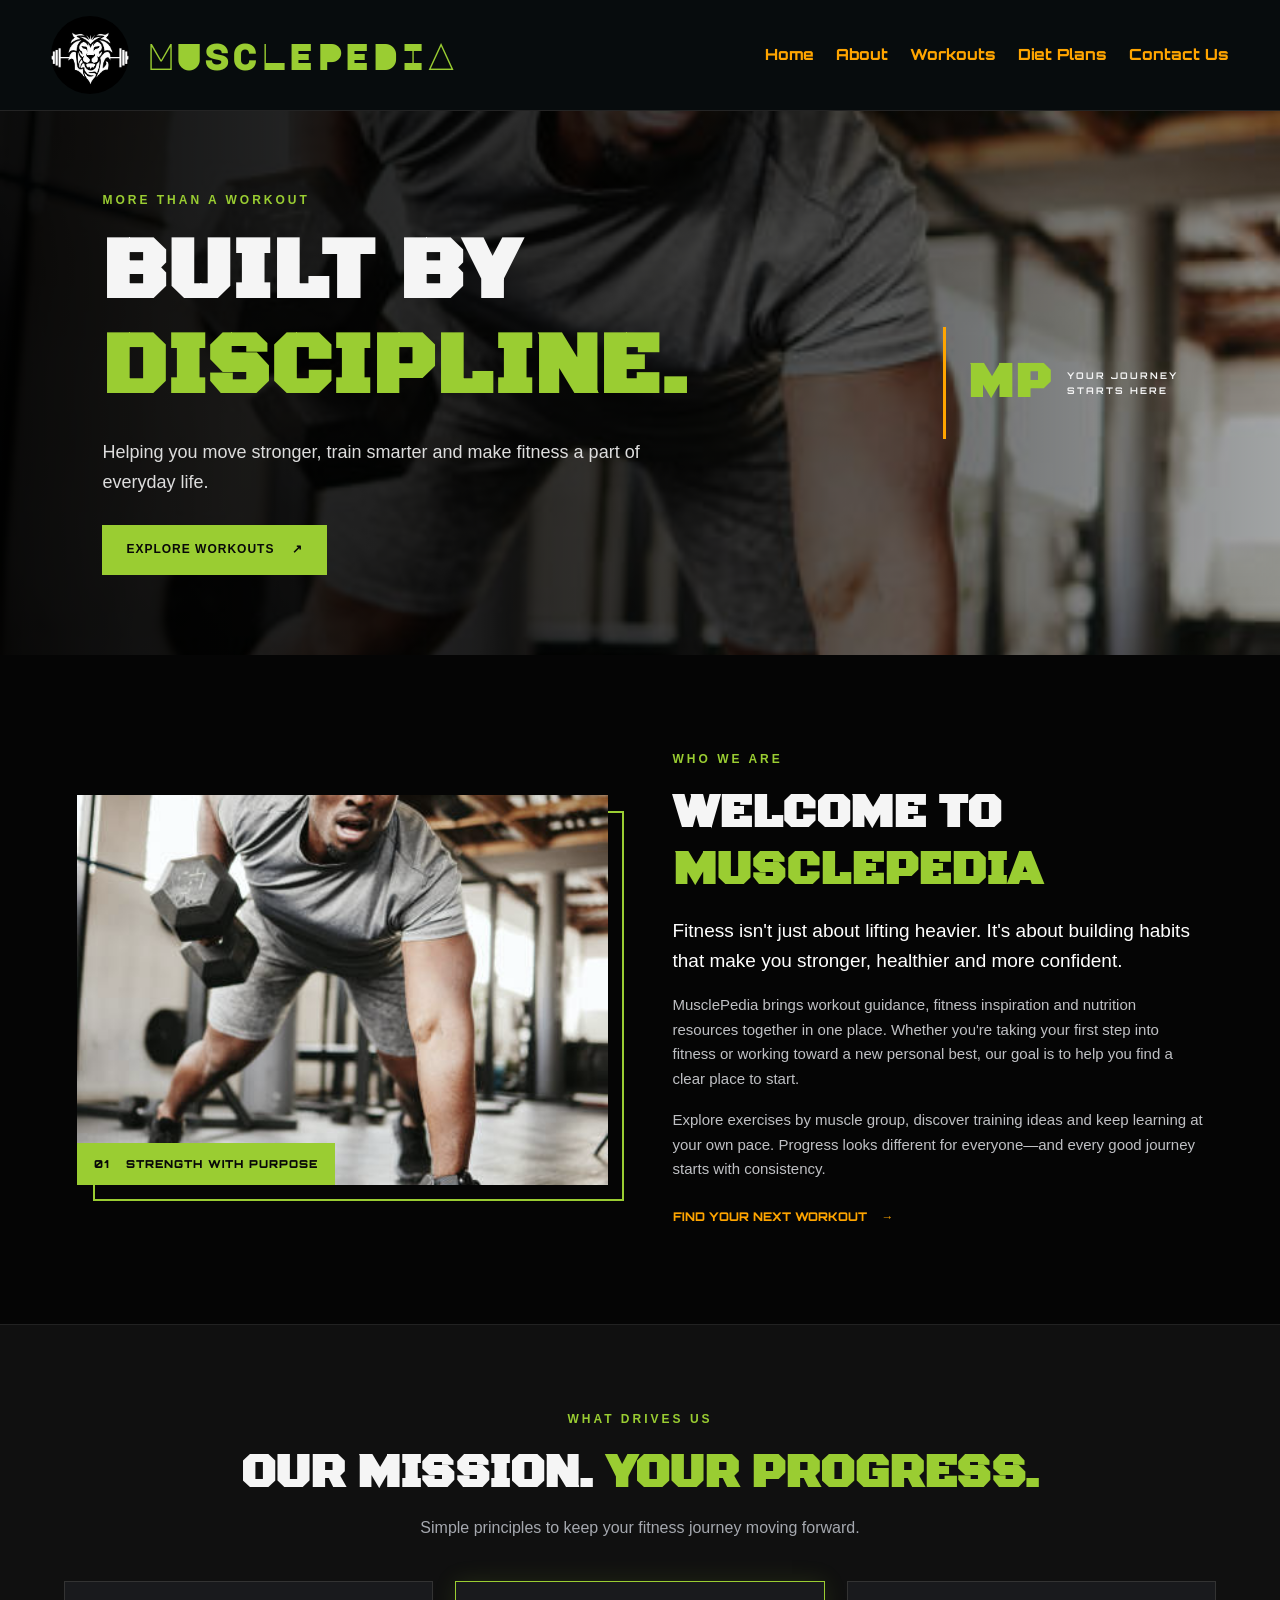
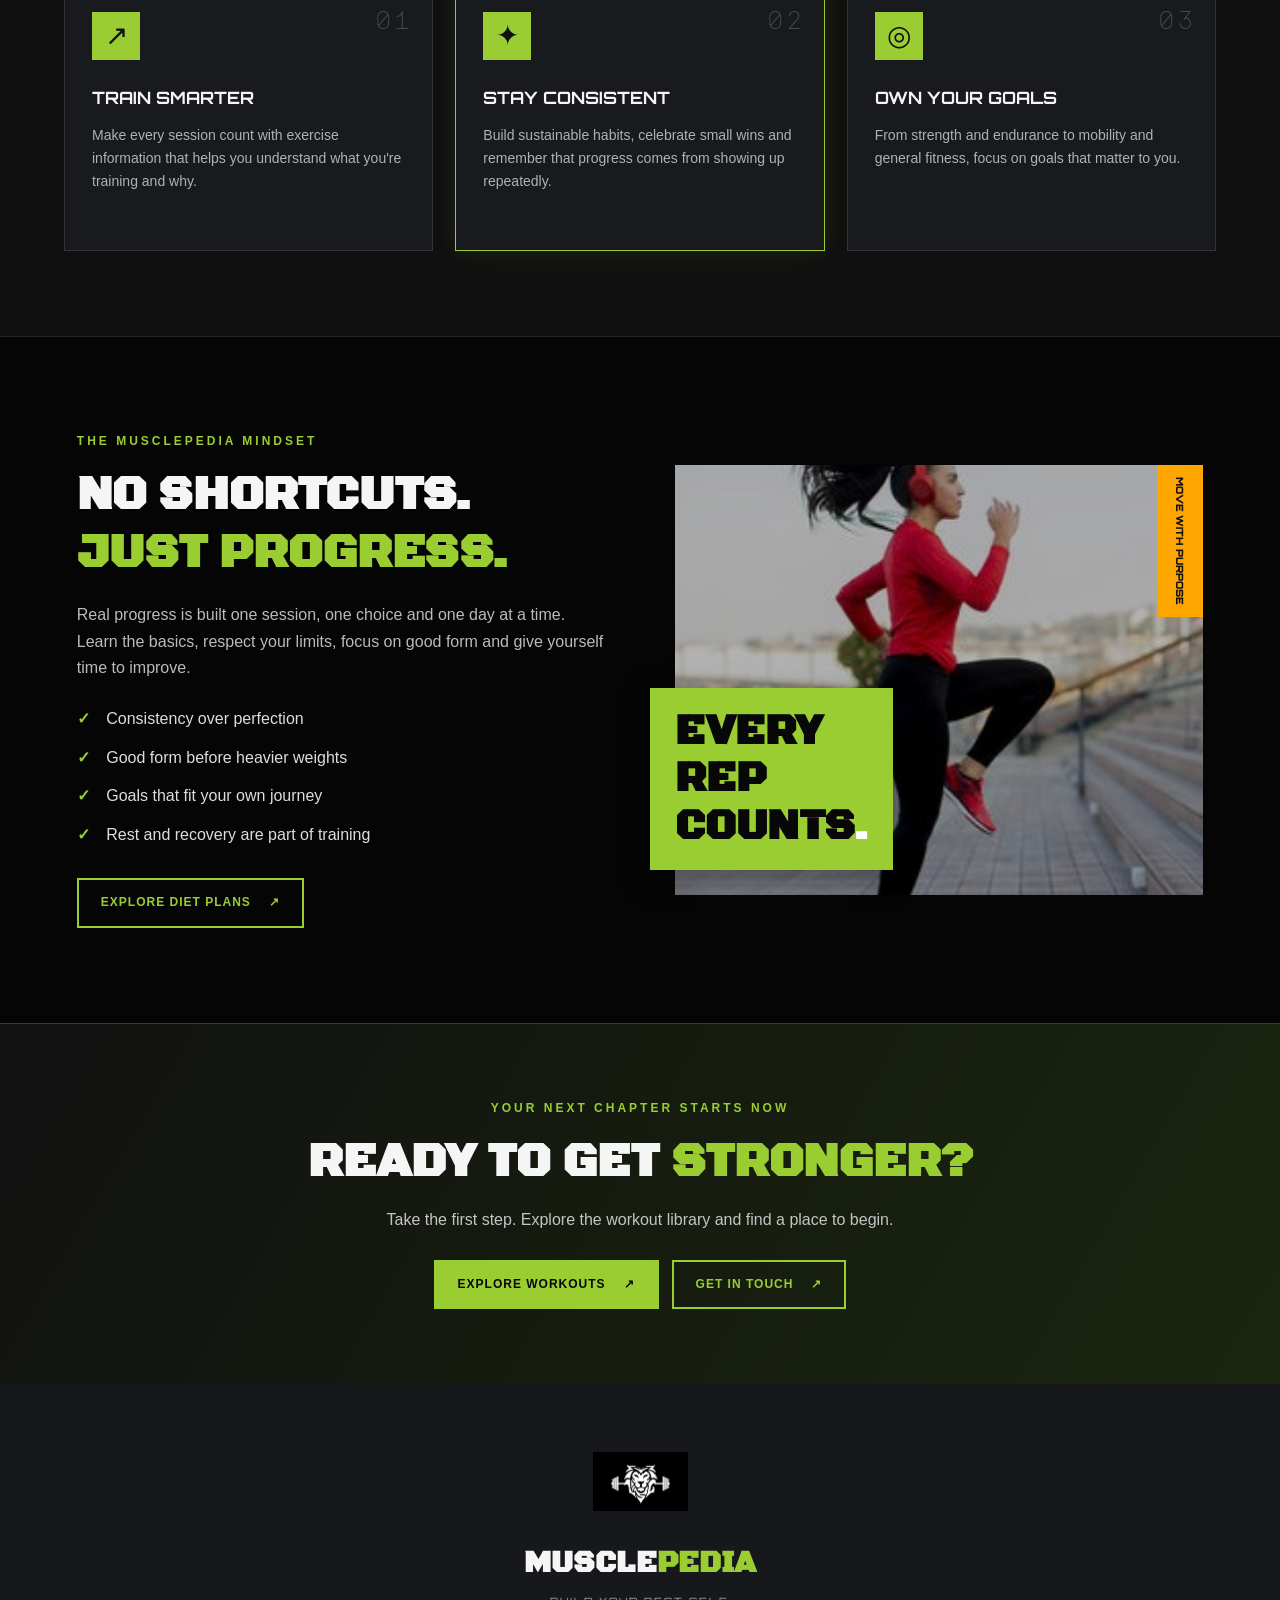
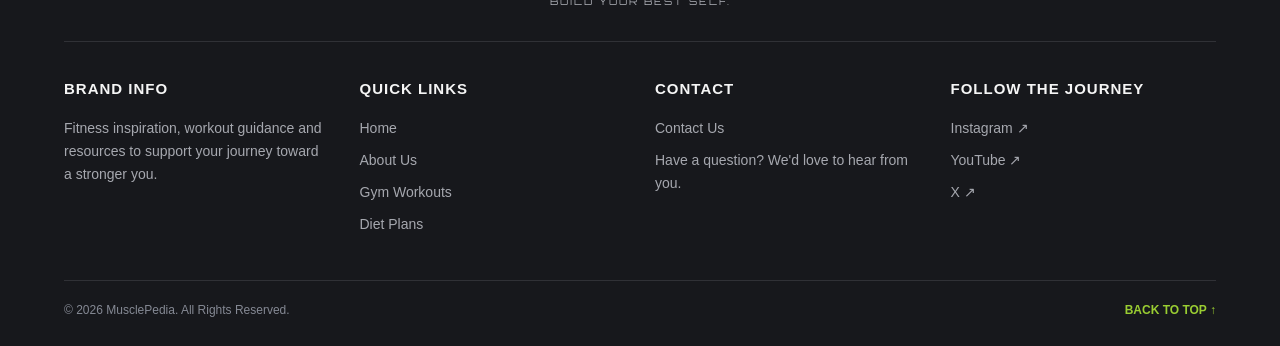
<file: about.html>
<!DOCTYPE html>
<html lang="en">
<head>
    <meta charset="UTF-8">
    <meta name="viewport" content="width=device-width, initial-scale=1.0">
    <title>About Us | MusclePedia</title>
    <link rel="stylesheet" href="about.css">
</head>
<body>
    <header class="site-header" id="top">
        <nav class="navbar" aria-label="Main navigation">
            <a class="brand" href="index.html">
                <img src="Images/Gym_logo_2.jpg" alt="MusclePedia logo" class="brand-logo">
                <span>MUSCLEPEDIA</span>
            </a>
            <button class="menu-toggle" type="button" aria-label="Toggle navigation" aria-expanded="false">☰</button>
            <ul class="nav-links">
               <li><a href="index.html">Home</a></li>
                <li><a href="about.html">About</a></li>
                <li><a href="workout.html">Workouts</a></li>
                <li><a href="dietplan.html">Diet Plans</a></li>
                <li><a href="contact.html">Contact Us</a></li>
            </ul>
        </nav>
    </header>

    <main>
        <section class="about-hero">
            <div class="hero-shade"></div>
            <div class="hero-copy">
                <p class="eyebrow">MORE THAN A WORKOUT</p>
                <h1>BUILT BY<br><span>DISCIPLINE.</span></h1>
                <p>Helping you move stronger, train smarter and make fitness a part of everyday life.</p>
                <a class="button button-green" href="workout.html">EXPLORE WORKOUTS <span>↗</span></a>
            </div>
            <div class="hero-mark"><span>MP</span><small>YOUR JOURNEY<br>STARTS HERE</small></div>
        </section>

        <section class="intro-section">
            <div class="intro-image">
                <img src="Images/cover-img1.jpg" alt="Strength training at the gym">
                <div class="image-label"><span>01</span> STRENGTH WITH PURPOSE</div>
            </div>
            <div class="intro-copy">
                <p class="eyebrow">WHO WE ARE</p>
                <h2>WELCOME TO <span>MUSCLEPEDIA</span></h2>
                <p class="lead">Fitness isn't just about lifting heavier. It's about building habits that make you stronger, healthier and more confident.</p>
                <p>MusclePedia brings workout guidance, fitness inspiration and nutrition resources together in one place. Whether you're taking your first step into fitness or working toward a new personal best, our goal is to help you find a clear place to start.</p>
                <p>Explore exercises by muscle group, discover training ideas and keep learning at your own pace. Progress looks different for everyone—and every good journey starts with consistency.</p>
                <a class="text-link" href="workout.html">FIND YOUR NEXT WORKOUT <span>→</span></a>
            </div>
        </section>

        <section class="mission-section">
            <div class="section-heading">
                <p class="eyebrow">WHAT DRIVES US</p>
                <h2>OUR MISSION. <span>YOUR PROGRESS.</span></h2>
                <p>Simple principles to keep your fitness journey moving forward.</p>
            </div>
            <div class="mission-grid">
                <article class="mission-card">
                    <div class="card-number">01</div>
                    <div class="card-icon">↗</div>
                    <h3>TRAIN SMARTER</h3>
                    <p>Make every session count with exercise information that helps you understand what you're training and why.</p>
                </article>
                <article class="mission-card featured">
                    <div class="card-number">02</div>
                    <div class="card-icon">✦</div>
                    <h3>STAY CONSISTENT</h3>
                    <p>Build sustainable habits, celebrate small wins and remember that progress comes from showing up repeatedly.</p>
                </article>
                <article class="mission-card">
                    <div class="card-number">03</div>
                    <div class="card-icon">◎</div>
                    <h3>OWN YOUR GOALS</h3>
                    <p>From strength and endurance to mobility and general fitness, focus on goals that matter to you.</p>
                </article>
            </div>
        </section>

        <section class="values-section">
            <div class="values-copy">
                <p class="eyebrow">THE MUSCLEPEDIA MINDSET</p>
                <h2>NO SHORTCUTS.<br><span>JUST PROGRESS.</span></h2>
                <p>Real progress is built one session, one choice and one day at a time. Learn the basics, respect your limits, focus on good form and give yourself time to improve.</p>
                <ul class="value-list">
                    <li><span>✓</span> Consistency over perfection</li>
                    <li><span>✓</span> Good form before heavier weights</li>
                    <li><span>✓</span> Goals that fit your own journey</li>
                    <li><span>✓</span> Rest and recovery are part of training</li>
                </ul>
                <a class="button button-outline" href="diet-plans.html">EXPLORE DIET PLANS <span>↗</span></a>
            </div>
            <div class="values-visual">
                <img src="Images/cover-img2.jpg" alt="Cardio training">
                <div class="vertical-tag">MOVE WITH PURPOSE</div>
                <div class="visual-box"><strong>EVERY</strong><strong>REP</strong><strong>COUNTS<span>.</span></strong></div>
            </div>
        </section>

        <section class="cta-section">
            <p class="eyebrow">YOUR NEXT CHAPTER STARTS NOW</p>
            <h2>READY TO GET <span>STRONGER?</span></h2>
            <p>Take the first step. Explore the workout library and find a place to begin.</p>
            <div class="cta-actions">
                <a class="button button-green" href="workout.html">EXPLORE WORKOUTS <span>↗</span></a>
                <a class="button button-outline" href="contact.html">GET IN TOUCH <span>↗</span></a>
            </div>
        </section>
    </main>

    <footer class="main-footer">
        <div class="footer-container">
            <div class="footer-brand-block">
                <img src="Images/Gym_logo_2.jpg" alt="MusclePedia logo" class="footer-logo">
                <h2>MUSCLE<span>PEDIA</span></h2>
                <p>BUILD YOUR BEST SELF.</p>
            </div>
            <div class="footer-columns">
                <div class="footer-col">
                    <h3>BRAND INFO</h3>
                    <p>Fitness inspiration, workout guidance and resources to support your journey toward a stronger you.</p>
                </div>
                <div class="footer-col">
                    <h3>QUICK LINKS</h3>
                    <a href="index.html#home">Home</a>
                    <a href="about.html">About Us</a>
                    <a href="workout.html">Gym Workouts</a>
                    <a href="diet-plans.html">Diet Plans</a>
                </div>
                <div class="footer-col">
                    <h3>CONTACT</h3>
                    <a href="contact.html">Contact Us</a>
                    <p>Have a question? We'd love to hear from you.</p>
                </div>
                <div class="footer-col">
                    <h3>FOLLOW THE JOURNEY</h3>
                    <a href="#">Instagram ↗</a>
                    <a href="#">YouTube ↗</a>
                    <a href="#">X ↗</a>
                </div>
            </div>
            <div class="footer-bottom">
                <p>© 2026 MusclePedia. All Rights Reserved.</p>
                <a href="#top">BACK TO TOP ↑</a>
            </div>
        </div>
    </footer>

    <script>
        const menuToggle = document.querySelector(".menu-toggle");
        const navLinks = document.querySelector(".nav-links");
        menuToggle.addEventListener("click", () => {
            const isOpen = navLinks.classList.toggle("open");
            menuToggle.setAttribute("aria-expanded", String(isOpen));
        });
    </script>
</body>
</html>
</file>
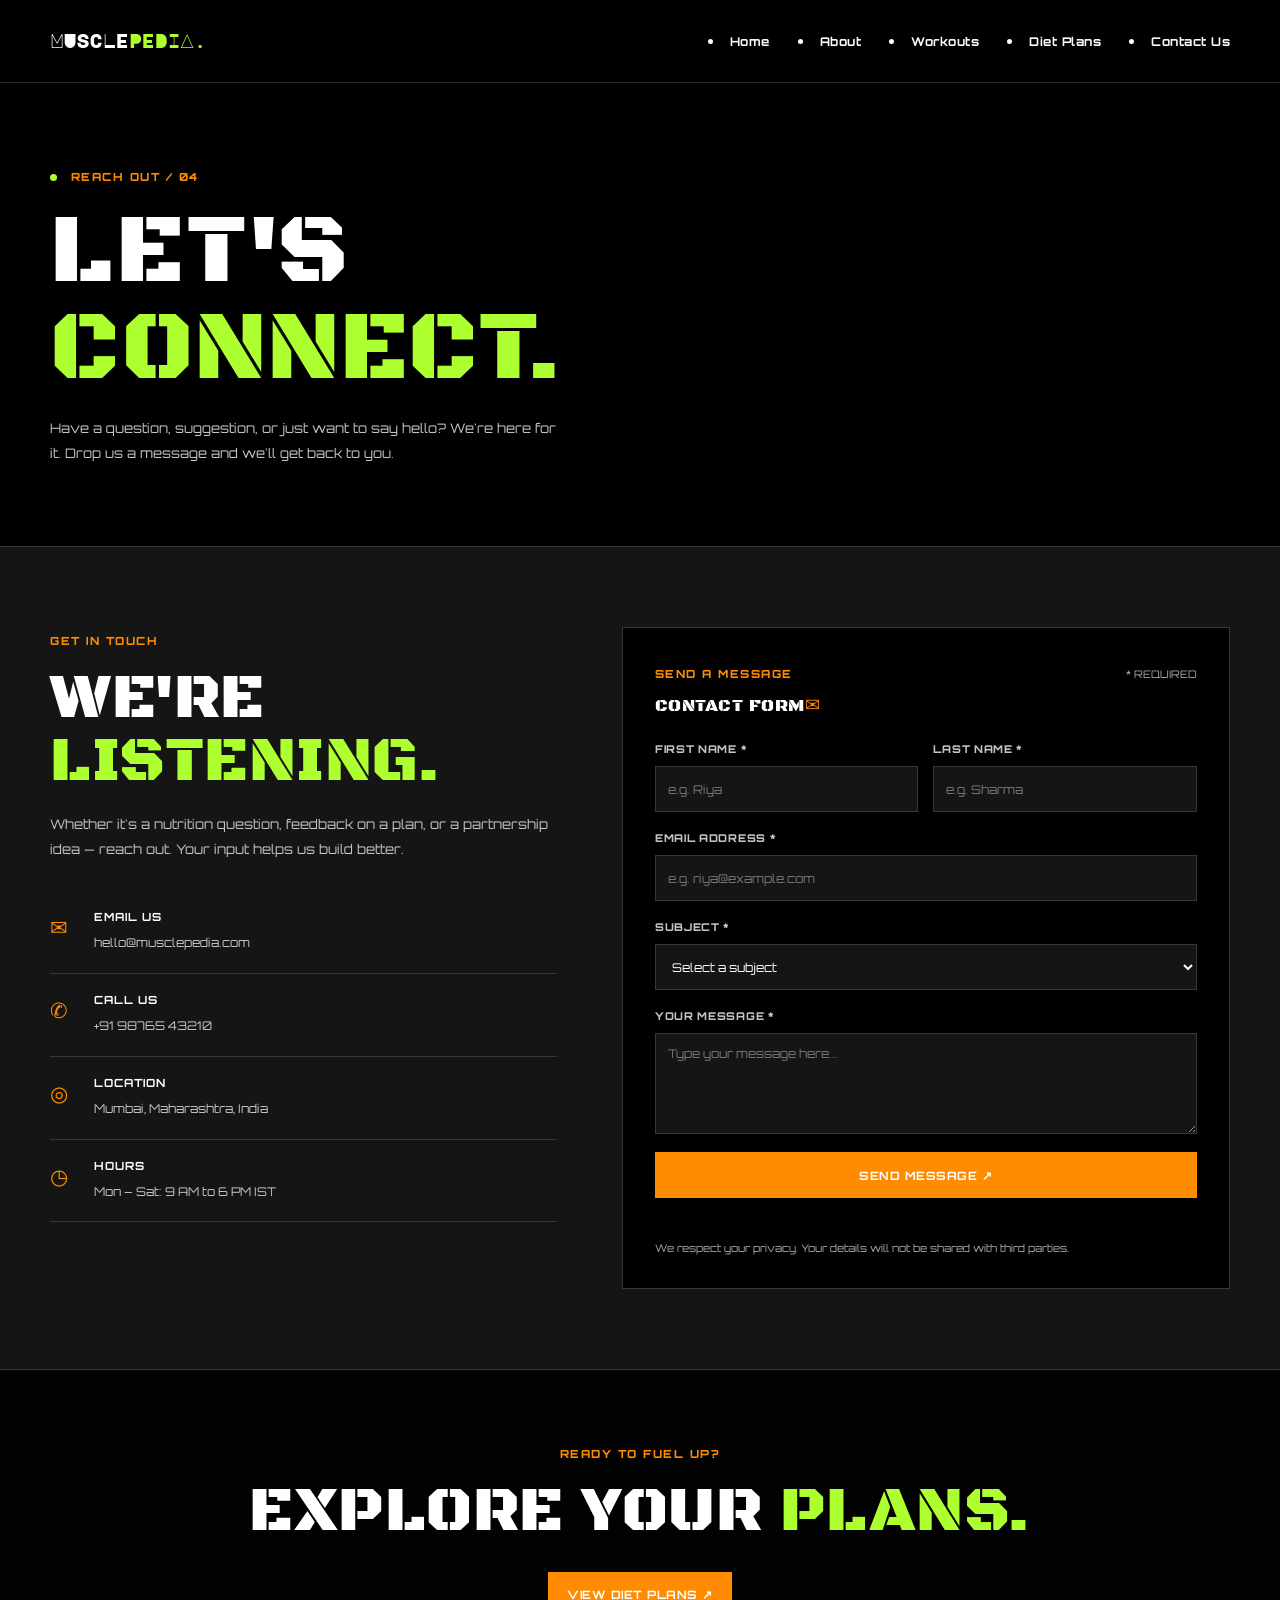
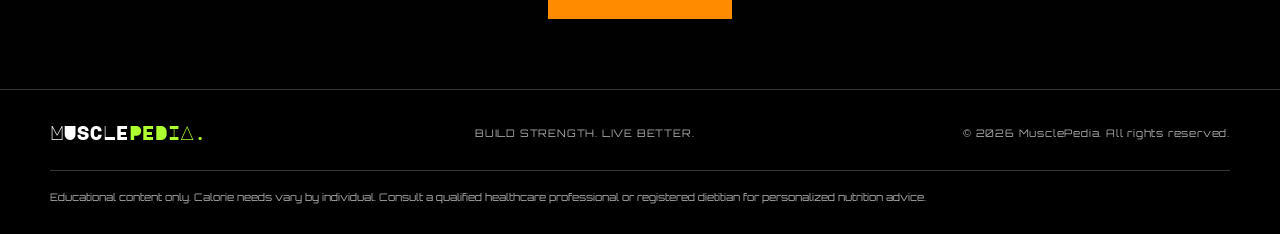
<file: contact.html>
<!DOCTYPE html>
<html lang="en">

<head>
    <meta charset="UTF-8">
    <meta name="viewport" content="width=device-width, initial-scale=1.0">
    <meta name="description" content="Get in touch with MusclePedia. We'd love to hear from you.">
    <title>Contact Us | MusclePedia</title>
    <link rel="stylesheet" href="dietplan.css">
    <script src="contact.js" defer></script>
    <link rel="preconnect" href="https://fonts.googleapis.com">
    <link rel="preconnect" href="https://fonts.gstatic.com" crossorigin>
    <link href="https://fonts.googleapis.com/css2?family=Black+Ops+One&family=Major+Mono+Display&family=Orbitron:wght@400;500;600;700;800;900&display=swap" rel="stylesheet">
</head>

<body>

    <!-- HEADER / NAV -->
    <header class="site-header">
        <nav class="navbar container" aria-label="Main navigation">
            <a class="logo" href="dietplan.html">MUSCLE<span>PEDIA.</span></a>
            <button class="menu-toggle" id="menuToggle" aria-label="Toggle navigation" aria-expanded="false">☰</button>
            <div class="nav-links" id="navLinks">
               <li><a href="index.html">Home</a></li>
                <li><a href="about.html">About</a></li>
                <li><a href="workout.html">Workouts</a></li>
                <li><a href="dietplan.html">Diet Plans</a></li>
                <li><a href="contact.html">Contact Us</a></li>
            </div>
        </nav>
    </header>

    <main>

        <!-- CONTACT HERO SECTION -->
        <section class="contact-hero section-pad">
            <div class="container">
                <span class="eyebrow"><span class="dot"></span> REACH OUT / 04</span>
                <h1>LET'S<br><span>CONNECT.</span></h1>
                <p class="contact-hero-sub">Have a question, suggestion, or just want to say hello? We're here for it. Drop us a message and we'll get back to you.</p>
            </div>
        </section>

        <!-- CONTACT SECTION -->
        <section class="contact-section section-pad">
            <div class="container contact-layout">

                <!-- Contact Info -->
                <div class="contact-info">
                    <span class="eyebrow">GET IN TOUCH</span>
                    <h2>WE'RE<br><span>LISTENING.</span></h2>
                    <p>Whether it's a nutrition question, feedback on a plan, or a partnership idea — reach out. Your input helps us build better.</p>

                    <div class="info-cards">
                        <div class="info-card">
                            <span class="info-icon">✉</span>
                            <div>
                                <strong>EMAIL US</strong>
                                <p>hello@musclepedia.com</p>
                            </div>
                        </div>
                        <div class="info-card">
                            <span class="info-icon">✆</span>
                            <div>
                                <strong>CALL US</strong>
                                <p>+91 98765 43210</p>
                            </div>
                        </div>
                        <div class="info-card">
                            <span class="info-icon">◎</span>
                            <div>
                                <strong>LOCATION</strong>
                                <p>Mumbai, Maharashtra, India</p>
                            </div>
                        </div>
                        <div class="info-card">
                            <span class="info-icon">◷</span>
                            <div>
                                <strong>HOURS</strong>
                                <p>Mon – Sat: 9 AM to 6 PM IST</p>
                            </div>
                        </div>
                    </div>
                </div>

                <!-- Contact Form -->
                <form id="contactForm" class="plan-form" novalidate>
                    <div class="form-title">
                        <div>
                            <span class="eyebrow">SEND A MESSAGE</span>
                            <h3>CONTACT FORM <span>✉</span></h3>
                        </div>
                        <span class="required-note">* REQUIRED</span>
                    </div>

                    <div class="form-row">
                        <div class="form-group">
                            <label for="firstName">FIRST NAME *</label>
                            <input type="text" id="firstName" name="firstName" placeholder="e.g. Riya" maxlength="50" required>
                        </div>
                        <div class="form-group">
                            <label for="lastName">LAST NAME *</label>
                            <input type="text" id="lastName" name="lastName" placeholder="e.g. Sharma" maxlength="50" required>
                        </div>
                    </div>

                    <div class="form-group">
                        <label for="email">EMAIL ADDRESS *</label>
                        <input type="email" id="email" name="email" placeholder="e.g. riya@example.com" required>
                    </div>

                    <div class="form-group">
                        <label for="subject">SUBJECT *</label>
                        <select id="subject" name="subject" required>
                            <option value="">Select a subject</option>
                            <option>General Enquiry</option>
                            <option>Diet Plan Help</option>
                            <option>BMI Calculator</option>
                            <option>Feedback</option>
                            <option>Partnership / Collaboration</option>
                            <option>Other</option>
                        </select>
                    </div>

                    <div class="form-group">
                        <label for="message">YOUR MESSAGE *</label>
                        <textarea id="message" name="message" rows="5" maxlength="500"
                            placeholder="Type your message here..." required></textarea>
                    </div>

                    <button class="btn btn-primary full-btn" type="submit">SEND MESSAGE ↗</button>
                    <p class="form-feedback" id="contactFeedback" aria-live="polite"></p>
                    <p class="form-footnote">We respect your privacy. Your details will not be shared with third parties.</p>
                </form>

            </div>
        </section>

        <!-- FINAL CTA -->
        <section class="final-cta">
            <div class="container">
                <span class="eyebrow">READY TO FUEL UP?</span>
                <h2>EXPLORE YOUR <span>PLANS.</span></h2>
                <a href="dietplan.html#plans" class="btn btn-primary">VIEW DIET PLANS ↗</a>
            </div>
        </section>

    </main>

    <!-- FOOTER -->
    <footer class="site-footer">
        <div class="container footer-inner">
            <a class="logo" href="dietplan.html">MUSCLE<span>PEDIA.</span></a>
            <p>BUILD STRENGTH. LIVE BETTER.</p>
            <p>© <span id="year"></span> MusclePedia. All rights reserved.</p>
        </div>
        <div class="container disclaimer">
            Educational content only. Calorie needs vary by individual.
            Consult a qualified healthcare professional or registered dietitian for personalized nutrition advice.
        </div>
    </footer>

</body>

</html>
</file>
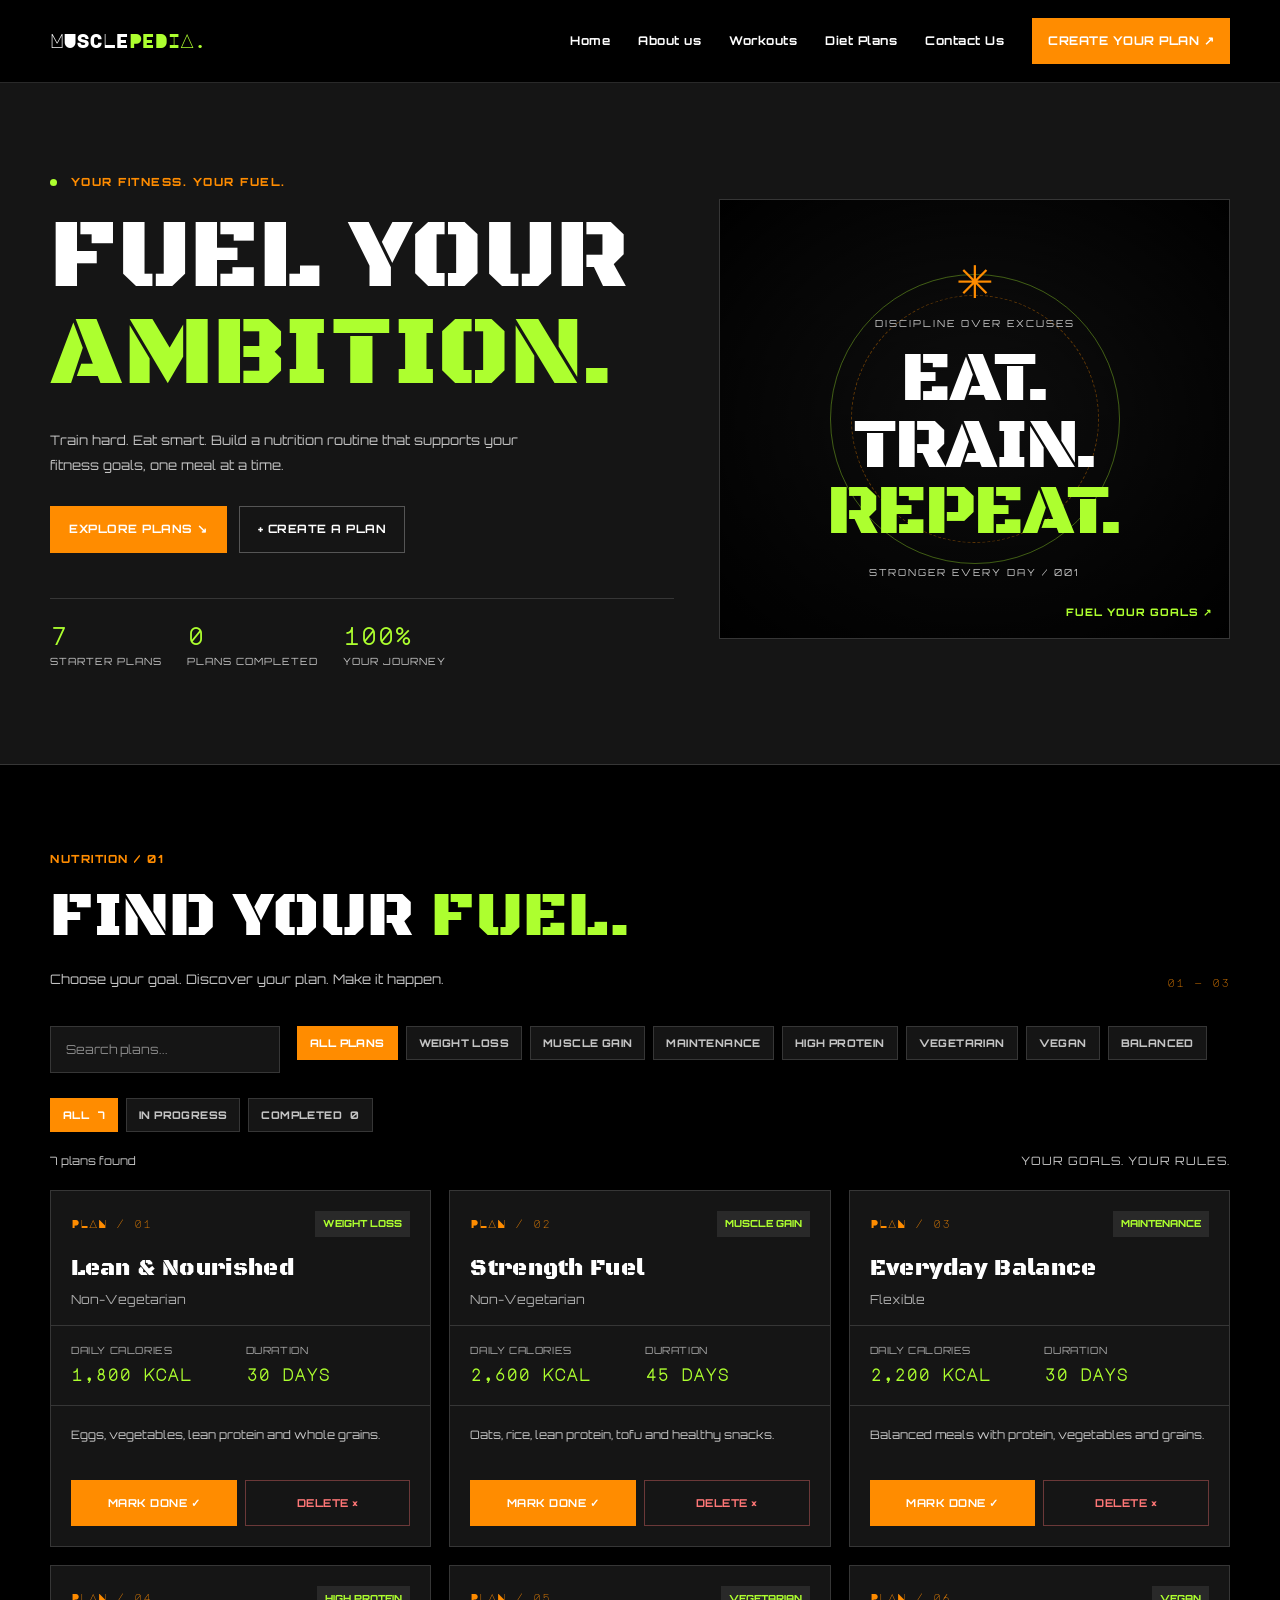
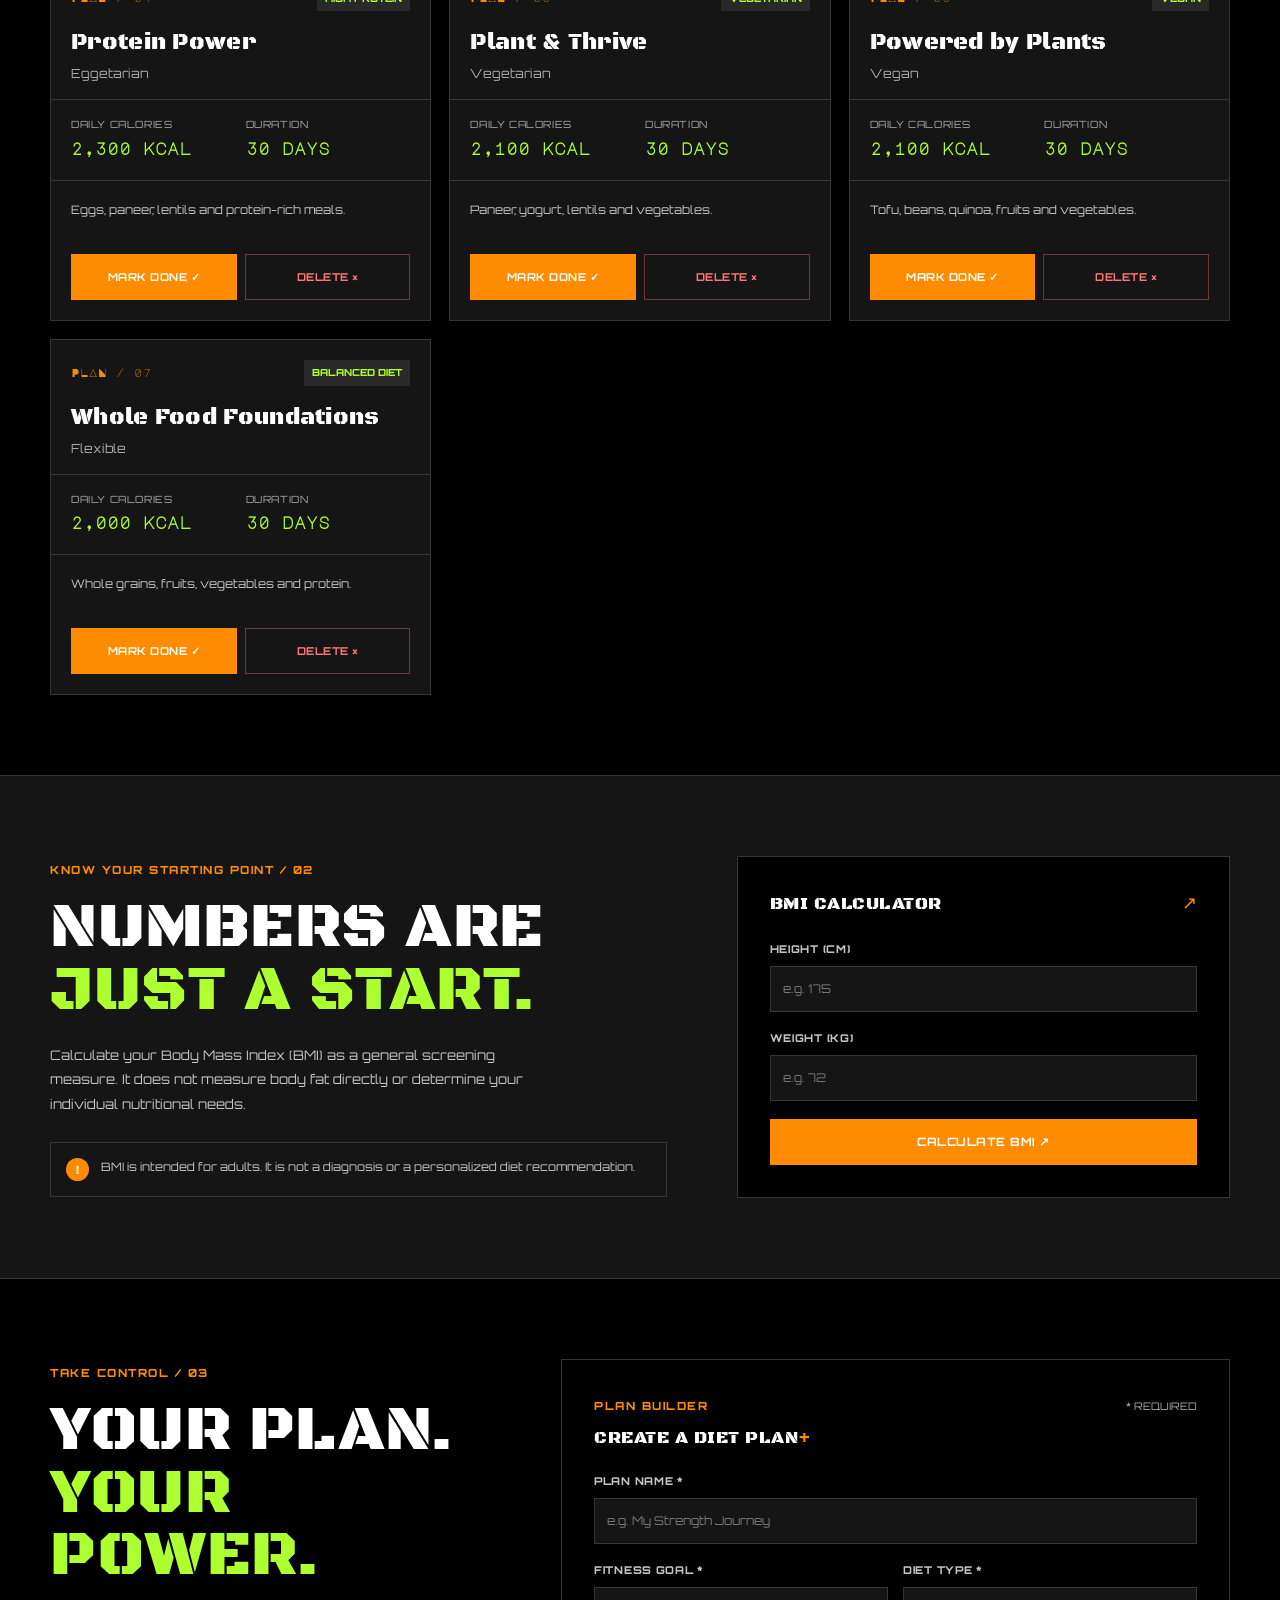
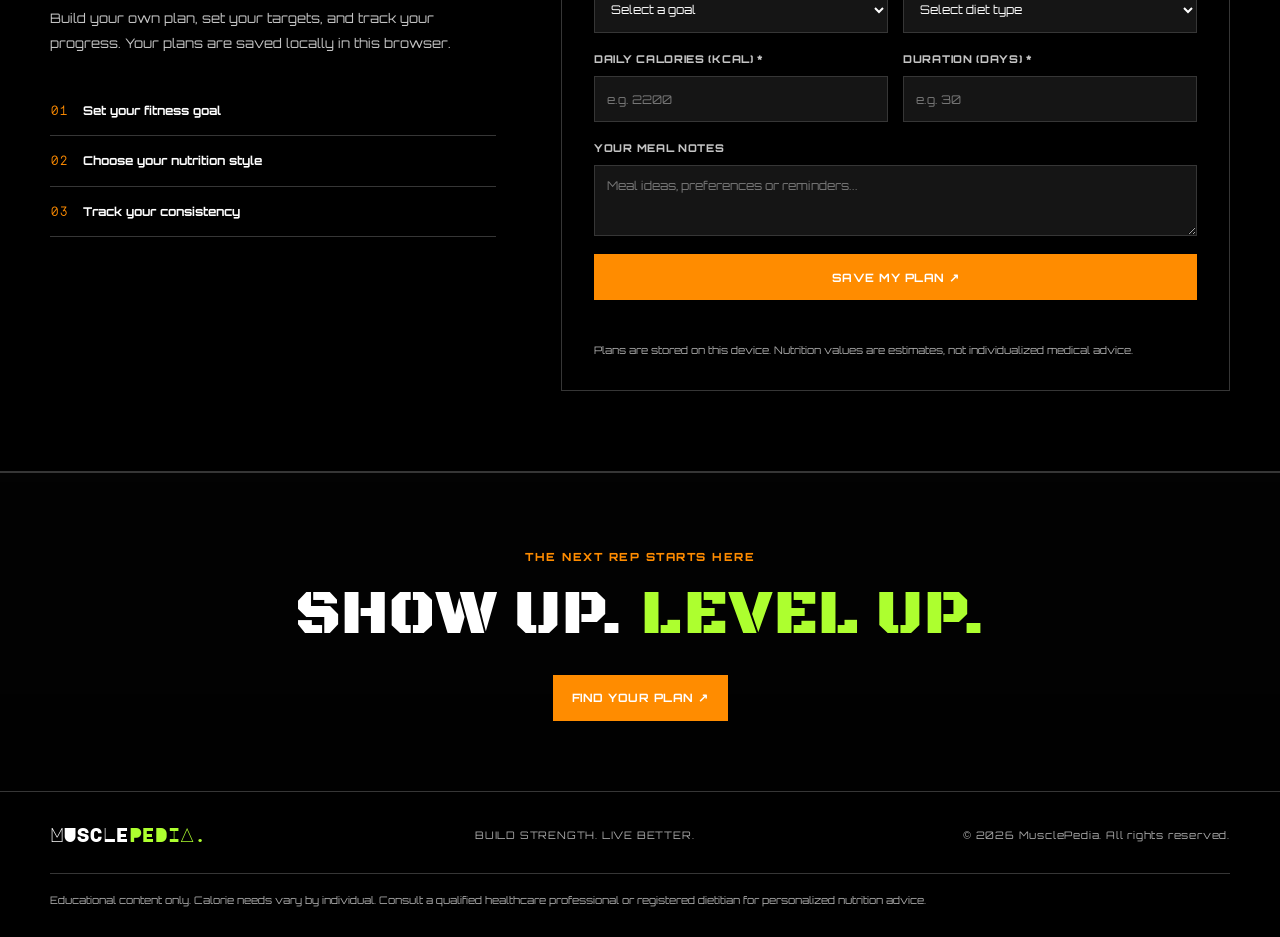
<file: dietplan.html>
<!DOCTYPE html>
<html lang="en">

<head>
    <meta charset="UTF-8">
    <meta name="viewport" content="width=device-width, initial-scale=1.0">
    <meta name="description" content="Plan your nutrition and track your fitness goals with MusclePedia.">
    <title>Diet Plans | MusclePedia</title>
    <link rel="stylesheet" href="dietplan.css">
    <script src="dietplan.js" defer></script>
    <link rel="preconnect" href="https://fonts.googleapis.com">
    <link rel="preconnect" href="https://fonts.gstatic.com" crossorigin>
    <link href="https://fonts.googleapis.com/css2?family=Black+Ops+One&family=Major+Mono+Display&family=Orbitron:wght@400;500;600;700;800;900&family=Rubik+Microbe&display=swap" rel="stylesheet">
</head>

<body>

    <!-- HEADER / NAV -->
    <header class="site-header">
        <nav class="navbar container" aria-label="Main navigation">
            <a class="logo" href="#home">MUSCLE<span>PEDIA.</span></a>
            <button class="menu-toggle" id="menuToggle" aria-label="Toggle navigation" aria-expanded="false">☰</button>
            <div class="nav-links" id="navLinks">
                <a href="index.html">Home</a>
                <a href="about.html">About us</a>
                <a href="workout.html">Workouts</a>
                <a href="dietplan.html">Diet Plans</a>
                <a href="contact.html">Contact Us</a>
                <a href="#manage" class="nav-cta">CREATE YOUR PLAN ↗</a>
            </div>
        </nav>
    </header>

    <main>

        <!-- HERO SECTION -->
        <section class="hero container" id="home">
            <div class="hero-content">
                <span class="eyebrow"><span class="dot"></span> YOUR FITNESS. YOUR FUEL.</span>
                <h1>FUEL YOUR<br> <span>AMBITION.</span></h1>
                <p>Train hard. Eat smart. Build a nutrition routine that supports your fitness goals, one meal at a time.</p>
                <div class="hero-actions">
                    <a href="#plans" class="btn btn-primary">EXPLORE PLANS ↘</a>
                    <a href="#manage" class="btn btn-outline">+ CREATE A PLAN</a>
                </div>
                <div class="hero-stats">
                    <div><strong id="totalCount">7</strong><span>STARTER PLANS</span></div>
                    <div><strong id="completedCount">0</strong><span>PLANS COMPLETED</span></div>
                    <div><strong>100%</strong><span>YOUR JOURNEY</span></div>
                </div>
            </div>
            <div class="hero-art" aria-label="Nutrition and fitness illustration">
                <div class="art-ring"></div>
                <div class="art-content">
                    <span class="art-icon">✳</span>
                    <span class="art-label">DISCIPLINE OVER EXCUSES</span>
                    <strong>EAT.<br>TRAIN.<br><span>REPEAT.</span></strong>
                    <span class="art-bottom">STRONGER EVERY DAY / 001</span>
                </div>
                <span class="art-tag">FUEL YOUR GOALS ↗</span>
            </div>
        </section>

        <!-- DIET PLANS SECTION -->
        <section class="plans-section section-pad" id="plans">
            <div class="container">
                <div class="section-heading">
                    <div>
                        <span class="eyebrow">NUTRITION / 01</span>
                        <h2>FIND YOUR <span>FUEL.</span></h2>
                        <p>Choose your goal. Discover your plan. Make it happen.</p>
                    </div>
                    <span class="section-number">01 — 03</span>
                </div>

                <!-- Search and Filters -->
                <div class="toolbar">
                    <div class="search-wrap">
                        <label for="searchInput" class="sr-only">Search diet plans</label>
                        <input id="searchInput" type="search" placeholder="Search plans..." autocomplete="off">
                    </div>
                    <div class="filters" id="goalFilters" aria-label="Filter by diet goal">
                        <button class="filter-btn active" data-goal="All">ALL PLANS</button>
                        <button class="filter-btn" data-goal="Weight Loss">WEIGHT LOSS</button>
                        <button class="filter-btn" data-goal="Muscle Gain">MUSCLE GAIN</button>
                        <button class="filter-btn" data-goal="Maintenance">MAINTENANCE</button>
                        <button class="filter-btn" data-goal="High Protein">HIGH PROTEIN</button>
                        <button class="filter-btn" data-goal="Vegetarian">VEGETARIAN</button>
                        <button class="filter-btn" data-goal="Vegan">VEGAN</button>
                        <button class="filter-btn" data-goal="Balanced Diet">BALANCED</button>
                    </div>
                </div>

                <!-- Status Tabs -->
                <div class="status-tabs" aria-label="Filter by completion status">
                    <button class="status-btn active" data-status="all">ALL <span id="allCount">7</span></button>
                    <button class="status-btn" data-status="active">IN PROGRESS</button>
                    <button class="status-btn" data-status="completed">COMPLETED <span id="doneCount">0</span></button>
                </div>

                <div class="results-line">
                    <span id="resultsCount" aria-live="polite">7 plans found</span>
                    <span>YOUR GOALS. YOUR RULES.</span>
                </div>

                <!-- Plan Cards Grid -->
                <div class="plans-grid" id="plansGrid" aria-live="polite"></div>
                <div class="empty-state" id="emptyState" hidden>
                    <span>✳</span>
                    <h3>NO PLANS FOUND</h3>
                    <p>Try another search or create a new nutrition plan.</p>
                    <button class="btn btn-primary" id="resetFilters">RESET FILTERS</button>
                </div>
            </div>
        </section>

        <!-- BMI CALCULATOR SECTION -->
        <section class="bmi-section section-pad" id="bmi">
            <div class="container bmi-layout">
                <div>
                    <span class="eyebrow">KNOW YOUR STARTING POINT / 02</span>
                    <h2>NUMBERS ARE<br><span>JUST A START.</span></h2>
                    <p>Calculate your Body Mass Index (BMI) as a general screening measure. It does not measure body fat directly or determine your individual nutritional needs.</p>
                    <div class="bmi-note">
                        <span>!</span>
                        BMI is intended for adults. It is not a diagnosis or a personalized diet recommendation.
                    </div>
                </div>
                <form id="bmiForm" class="bmi-card">
                    <h3>BMI CALCULATOR <span>↗</span></h3>
                    <div class="form-group">
                        <label for="height">HEIGHT (CM)</label>
                        <input type="number" id="height" min="100" max="250" step="0.1" placeholder="e.g. 175" required>
                    </div>
                    <div class="form-group">
                        <label for="weight">WEIGHT (KG)</label>
                        <input type="number" id="weight" min="25" max="350" step="0.1" placeholder="e.g. 72" required>
                    </div>
                    <button class="btn btn-primary full-btn" type="submit">CALCULATE BMI ↗</button>
                    <div id="bmiResult" class="bmi-result" aria-live="polite" hidden></div>
                </form>
            </div>
        </section>

        <!-- CREATE PLAN SECTION -->
        <section class="manage-section section-pad" id="manage">
            <div class="container manage-layout">
                <div class="manage-intro">
                    <span class="eyebrow">TAKE CONTROL / 03</span>
                    <h2>YOUR PLAN.<br><span>YOUR POWER.</span></h2>
                    <p>Build your own plan, set your targets, and track your progress. Your plans are saved locally in this browser.</p>
                    <div class="mini-feature"><span>01</span> Set your fitness goal</div>
                    <div class="mini-feature"><span>02</span> Choose your nutrition style</div>
                    <div class="mini-feature"><span>03</span> Track your consistency</div>
                </div>

                <form id="planForm" class="plan-form">
                    <div class="form-title">
                        <div>
                            <span class="eyebrow">PLAN BUILDER</span>
                            <h3>CREATE A DIET PLAN <span>+</span></h3>
                        </div>
                        <span class="required-note">* REQUIRED</span>
                    </div>

                    <div class="form-group">
                        <label for="planName">PLAN NAME *</label>
                        <input type="text" id="planName" name="planName" placeholder="e.g. My Strength Journey"
                            minlength="3" maxlength="50" pattern="[A-Za-z0-9][A-Za-z0-9 &'-]{2,49}"
                            title="Use 3–50 letters, numbers, spaces, hyphens or apostrophes." required>
                    </div>

                    <div class="form-row">
                        <div class="form-group">
                            <label for="goal">FITNESS GOAL *</label>
                            <select id="goal" name="goal" required>
                                <option value="">Select a goal</option>
                                <option>Weight Loss</option>
                                <option>Muscle Gain</option>
                                <option>Maintenance</option>
                                <option>High Protein</option>
                                <option>Vegetarian</option>
                                <option>Vegan</option>
                                <option>Balanced Diet</option>
                            </select>
                        </div>
                        <div class="form-group">
                            <label for="dietType">DIET TYPE *</label>
                            <select id="dietType" name="dietType" required>
                                <option value="">Select diet type</option>
                                <option>Non-Vegetarian</option>
                                <option>Vegetarian</option>
                                <option>Vegan</option>
                                <option>Eggetarian</option>
                                <option>Flexible</option>
                            </select>
                        </div>
                    </div>

                    <div class="form-row">
                        <div class="form-group">
                            <label for="calories">DAILY CALORIES (KCAL) *</label>
                            <input type="number" id="calories" name="calories" min="800" max="6000" step="50"
                                placeholder="e.g. 2200" required>
                        </div>
                        <div class="form-group">
                            <label for="duration">DURATION (DAYS) *</label>
                            <input type="number" id="duration" name="duration" min="1" max="365" step="1"
                                placeholder="e.g. 30" required>
                        </div>
                    </div>

                    <div class="form-group">
                        <label for="description">YOUR MEAL NOTES</label>
                        <textarea id="description" name="description" rows="3" maxlength="240"
                            placeholder="Meal ideas, preferences or reminders..."></textarea>
                    </div>

                    <button class="btn btn-primary full-btn" type="submit">SAVE MY PLAN ↗</button>
                    <p class="form-feedback" id="formFeedback" aria-live="polite"></p>
                    <p class="form-footnote">Plans are stored on this device. Nutrition values are estimates, not individualized medical advice.</p>
                </form>
            </div>
        </section>

        <!-- FINAL CTA SECTION -->
        <section class="final-cta">
            <div class="container">
                <span class="eyebrow">THE NEXT REP STARTS HERE</span>
                <h2>SHOW UP. <span>LEVEL UP.</span></h2>
                <a href="#plans" class="btn btn-primary">FIND YOUR PLAN ↗</a>
            </div>
        </section>

    </main>

    <!-- FOOTER -->
    <footer class="site-footer">
        <div class="container footer-inner">
            <a class="logo" href="#home">MUSCLE<span>PEDIA.</span></a>
            <p>BUILD STRENGTH. LIVE BETTER.</p>
            <p>© <span id="year"></span> MusclePedia. All rights reserved.</p>
        </div>
        <div class="container disclaimer">
            Educational content only. Calorie needs vary by individual.
            Consult a qualified healthcare professional or registered dietitian for personalized nutrition advice.
        </div>
    </footer>

</body>

</html>
</file>
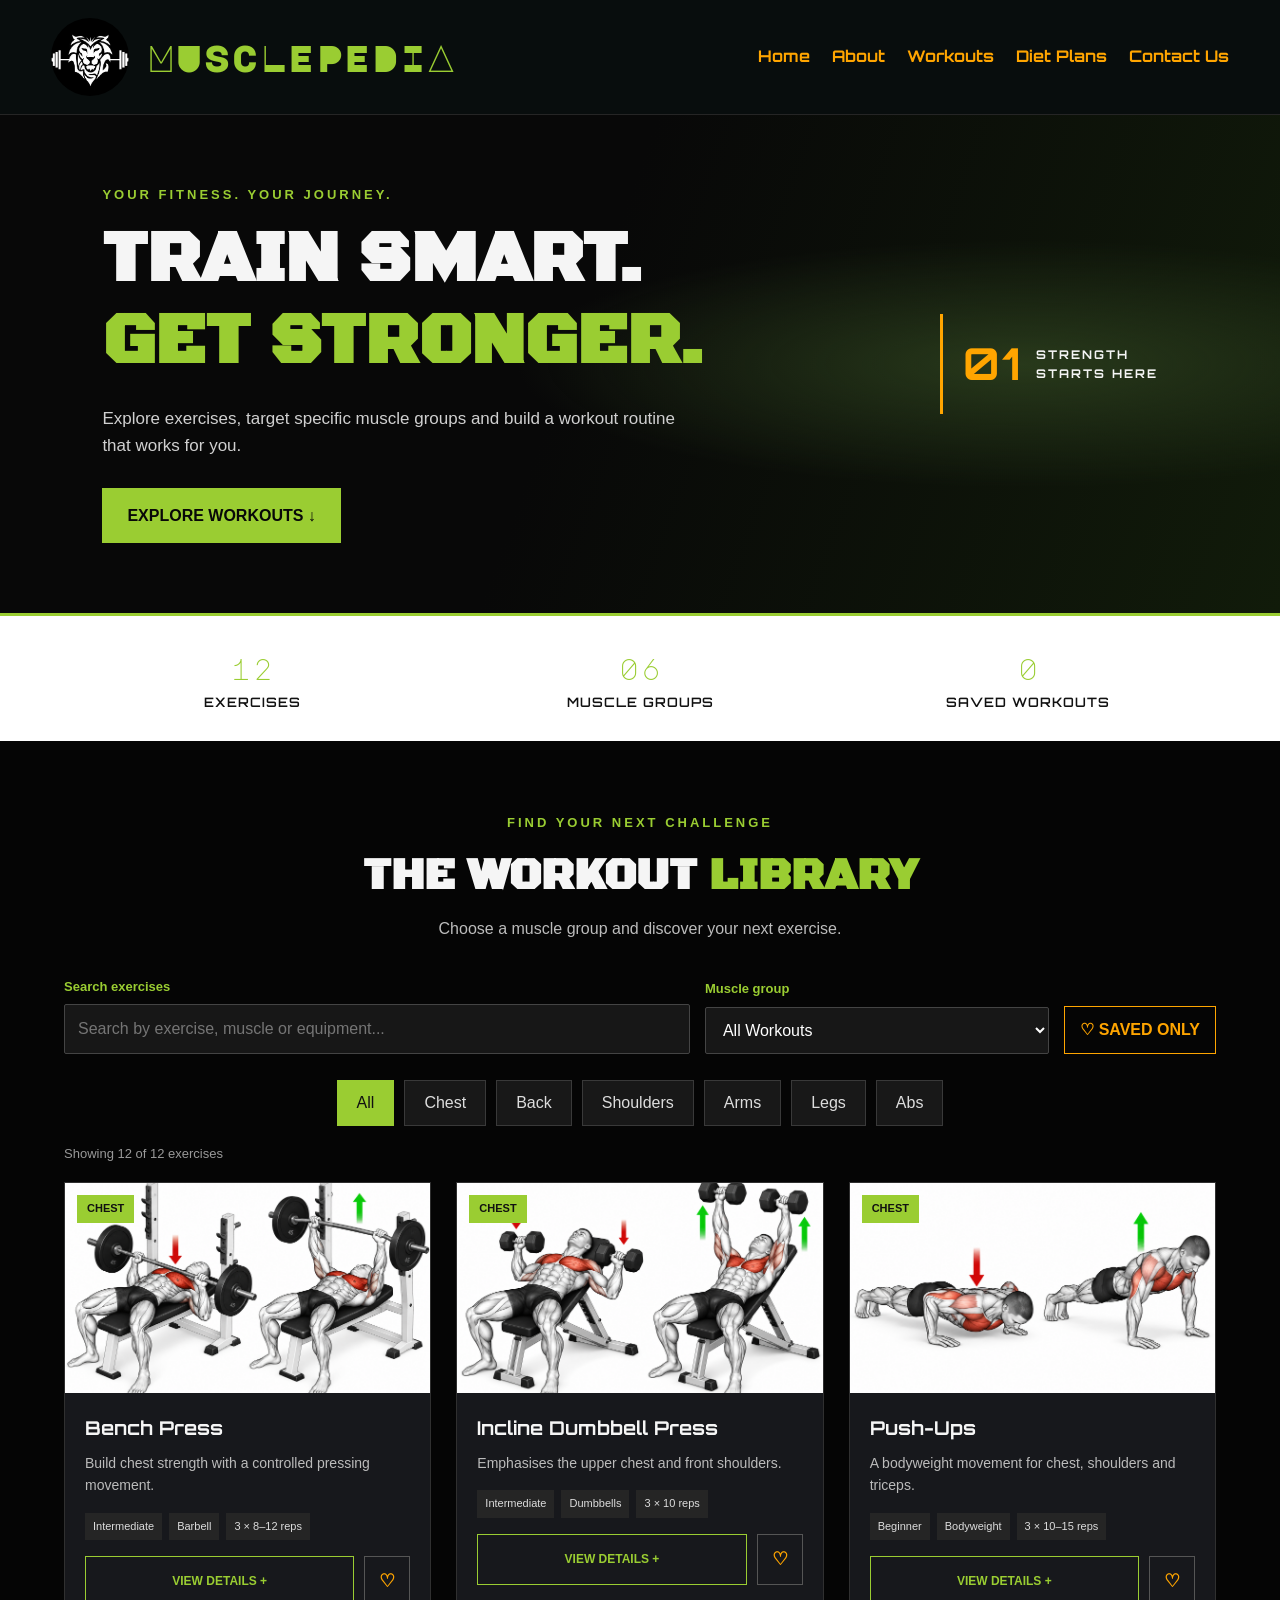
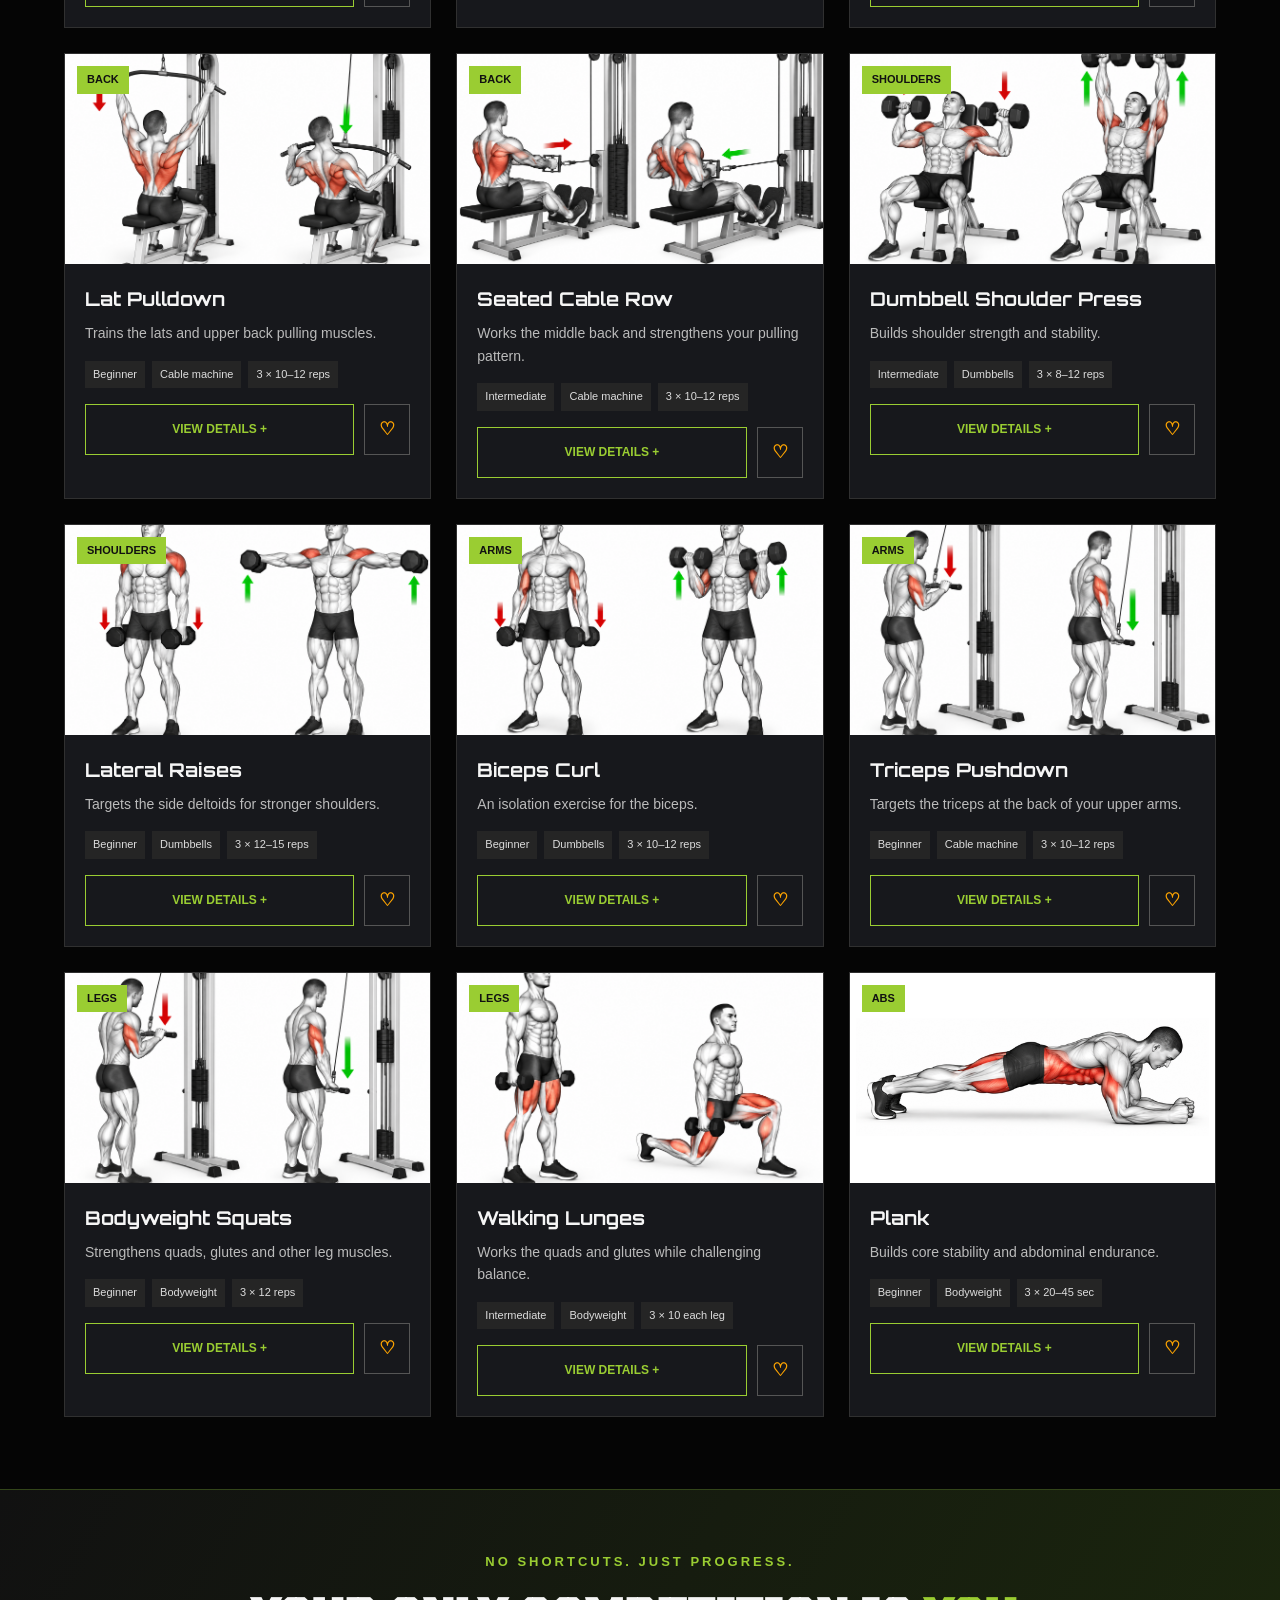
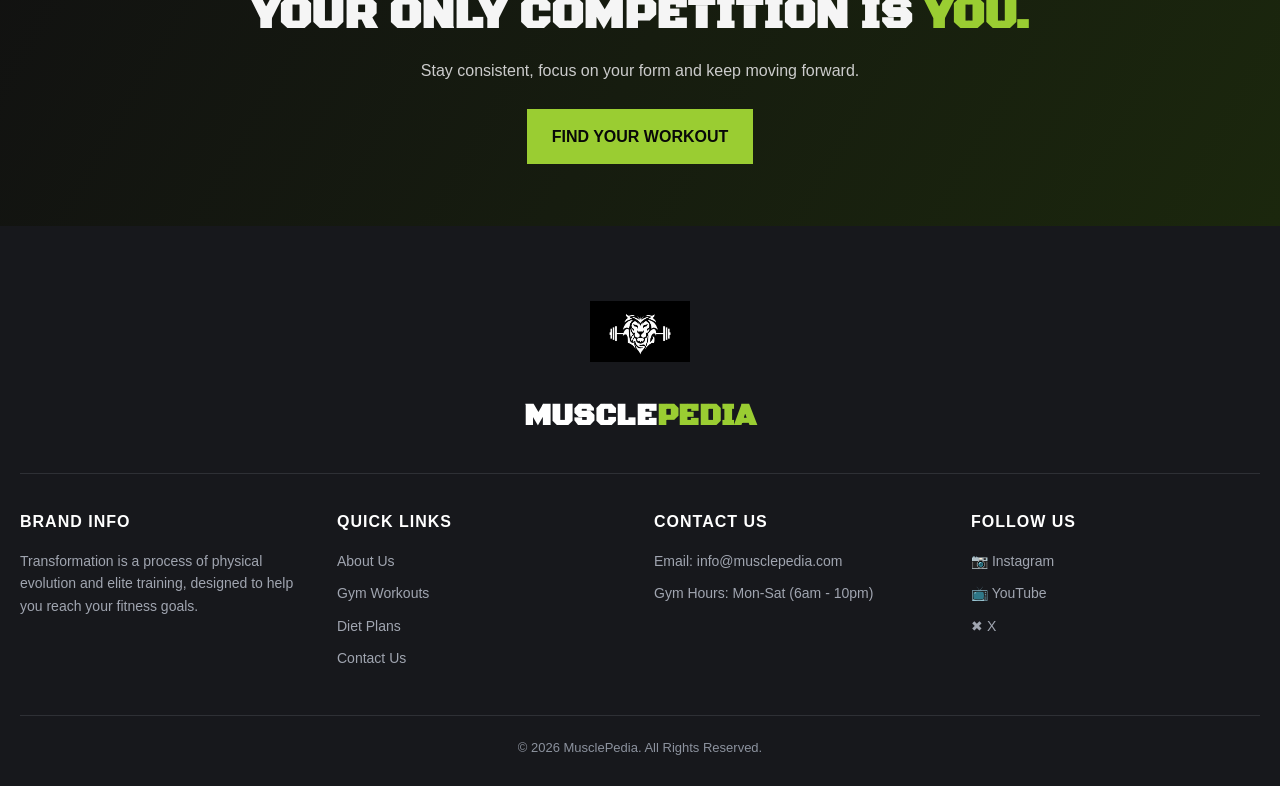
<file: workout.html>
<!DOCTYPE html>
<html lang="en">
<head>
    <meta charset="UTF-8">
    <meta name="viewport" content="width=device-width, initial-scale=1.0">
    <title>Gym Workouts | MusclePedia</title>
    <link rel="stylesheet" href="workout.css">
    <script src="workout.js" defer></script>
</head>
<body>
    <header class="site-header">
        <nav class="navbar">
            <a class="brand" href="index.html">
                <img src="Images/Gym_logo_2.jpg" alt="MusclePedia logo" class="logo">
                <span>MUSCLEPEDIA</span>
            </a>
            <ul class="nav-links">
                <li><a href="index.html">Home</a></li>
                <li><a href="about.html">About</a></li>
                <li><a href="workout.html">Workouts</a></li>
                <li><a href="dietplan.html">Diet Plans</a></li>
                <li><a href="contact.html">Contact Us</a></li>
            </ul>
        </nav>
    </header>

    <main>
        <section class="hero">
            <div class="hero-content">
                <p class="eyebrow">YOUR FITNESS. YOUR JOURNEY.</p>
                <h1>TRAIN SMART.<br><span>GET STRONGER.</span></h1>
                <p class="hero-description">Explore exercises, target specific muscle groups and build a workout routine that works for you.</p>
                <a href="#workout-library" class="primary-btn">EXPLORE WORKOUTS ↓</a>
            </div>
            <div class="hero-stamp"><span>01</span><p>STRENGTH<br>STARTS HERE</p></div>
        </section>

        <section class="stats" aria-label="Workout statistics">
            <div class="stat"><h2 id="total-count">12</h2><p>EXERCISES</p></div>
            <div class="stat"><h2>06</h2><p>MUSCLE GROUPS</p></div>
            <div class="stat"><h2 id="saved-count">0</h2><p>SAVED WORKOUTS</p></div>
        </section>

        <section class="workout-section" id="workout-library">
            <div class="section-heading">
                <p class="eyebrow">FIND YOUR NEXT CHALLENGE</p>
                <h2>THE WORKOUT <span>LIBRARY</span></h2>
                <p>Choose a muscle group and discover your next exercise.</p>
            </div>

            <div class="controls">
                <div class="field search-field">
                    <label for="search-input">Search exercises</label>
                    <input type="search" id="search-input" placeholder="Search by exercise, muscle or equipment...">
                </div>
                <div class="field">
                    <label for="category-filter">Muscle group</label>
                    <select id="category-filter">
                        <option value="All">All Workouts</option>
                        <option value="Chest">Chest</option>
                        <option value="Back">Back</option>
                        <option value="Shoulders">Shoulders</option>
                        <option value="Arms">Arms</option>
                        <option value="Legs">Legs</option>
                        <option value="Abs">Abs</option>
                    </select>
                </div>
                <button id="saved-filter" class="saved-filter" type="button" aria-pressed="false">♡ SAVED ONLY</button>
            </div>

            <div class="category-list" aria-label="Filter by muscle group">
                <button class="category-btn active" data-category="All" type="button">All</button>
                <button class="category-btn" data-category="Chest" type="button">Chest</button>
                <button class="category-btn" data-category="Back" type="button">Back</button>
                <button class="category-btn" data-category="Shoulders" type="button">Shoulders</button>
                <button class="category-btn" data-category="Arms" type="button">Arms</button>
                <button class="category-btn" data-category="Legs" type="button">Legs</button>
                <button class="category-btn" data-category="Abs" type="button">Abs</button>
            </div>

            <p class="results-line" id="results-line" aria-live="polite"></p>
            <div id="workout-grid" class="workout-grid"></div>
            <p id="empty-message" class="empty-message" hidden>No workouts found. Try another search or category.</p>
        </section>

        <section class="motivation">
            <p class="eyebrow">NO SHORTCUTS. JUST PROGRESS.</p>
            <h2>YOUR ONLY COMPETITION IS <span>YOU.</span></h2>
            <p>Stay consistent, focus on your form and keep moving forward.</p>
            <a href="#workout-library" class="primary-btn">FIND YOUR WORKOUT</a>
        </section>
    </main>

    <footer class="main-footer">
        <div class="footer-container">
            <div class="footer-logo-row">
                <img src="Images/Gym_logo_2.jpg" alt="MusclePedia logo" class="footer-logo">
                <h2 class="footer-brand-title">MUSCLE<span class="accent-text">PEDIA</span></h2>
            </div>
            <div class="footer-columns-grid">
                <div class="footer-col">
                    <h4>BRAND INFO</h4>
                    <p>Transformation is a process of physical evolution and elite training, designed to help you reach your fitness goals.</p>
                </div>
                <div class="footer-col">
                    <h4>QUICK LINKS</h4>
                    <ul>
                        <li><a href="about.html">About Us</a></li>
                        <li><a href="workout.html">Gym Workouts</a></li>
                        <li><a href="diet-plans.html">Diet Plans</a></li>
                        <li><a href="contact.html">Contact Us</a></li>
                    </ul>
                </div>
                <div class="footer-col">
                    <h4>CONTACT US</h4>
                    <ul>
                        <li>Email: info@musclepedia.com</li>
                        <li>Gym Hours: Mon-Sat (6am - 10pm)</li>
                    </ul>
                </div>
                <div class="footer-col">
                    <h4>FOLLOW US</h4>
                    <div class="social-links"><a href="#">📷 Instagram</a><a href="#">📺 YouTube</a><a href="#">✖ X</a></div>
                </div>
            </div>
            <div class="footer-bottom-bar"><p>© 2026 MusclePedia. All Rights Reserved.</p></div>
        </div>
    </footer>
</body>
</html>
</file>
<file: about.css>
@import url('https://fonts.googleapis.com/css2?family=Black+Ops+One&family=Major+Mono+Display&family=Orbitron:wght@400;500;600;700;800;900&display=swap');

:root {
    --black: #050505;
    --dark: #151619;
    --panel: #1b1c20;
    --green: yellowgreen;
    --orange: orange;
    --white: #f5f5f5;
    --muted: #a5a8af;
}
* { margin: 0; padding: 0; box-sizing: border-box; }
html { scroll-behavior: smooth; }
body { background: var(--black); color: var(--white); font-family: Arial, sans-serif; line-height: 1.65; overflow-x: hidden; }
a { text-decoration: none; }
img { display: block; max-width: 100%; }
button { font: inherit; }

/* Header and navigation match the homepage's green/orange branding. */
.site-header { position: relative; z-index: 10; background: #070c0d; border-bottom: 1px solid #242424; }
.navbar { max-width: 1500px; min-height: 105px; margin: auto; padding: 16px 4%; display: flex; align-items: center; justify-content: space-between; gap: 25px; }
.brand { display: flex; align-items: center; gap: 18px; color: var(--green); font-family: 'Major Mono Display', monospace; font-size: clamp(22px, 3vw, 38px); white-space: nowrap; }
.brand-logo { width: 78px; height: 78px; object-fit: cover; border-radius: 50%; }
.nav-links { display: flex; align-items: center; flex-wrap: wrap; justify-content: center; gap: 22px; list-style: none; }
.nav-links a { color: var(--orange); font-family: Orbitron, sans-serif; font-size: clamp(12px, 1.2vw, 18px); font-weight: 800; transition: color .2s; }
.nav-links a:hover, .nav-links a.active { color: var(--green); }
.menu-toggle { display: none; color: var(--green); background: transparent; border: 1px solid #3d3d3d; padding: 6px 12px; font-size: 24px; }

/* Hero */
.about-hero { min-height: 510px; padding: 80px 8%; position: relative; isolation: isolate; display: flex; align-items: center; justify-content: space-between; gap: 25px; overflow: hidden; background: #080a0a url("Images/cover-img1.jpg") center 42% / cover no-repeat; }
.hero-shade { position: absolute; inset: 0; z-index: -1; background: linear-gradient(90deg, rgba(0,0,0,.95) 0%, rgba(0,0,0,.77) 48%, rgba(0,0,0,.35) 100%); }
.hero-copy { max-width: 780px; }
.eyebrow { color: var(--green); font-size: 12px; font-weight: 800; letter-spacing: 3px; margin-bottom: 15px; }
.about-hero h1 { font-family: 'Black Ops One', sans-serif; font-size: clamp(46px, 7vw, 88px); line-height: 1.08; letter-spacing: 1px; }
.about-hero h1 span, .intro-copy h2 span, .section-heading h2 span, .values-copy h2 span, .cta-section h2 span { color: var(--green); }
.hero-copy > p:not(.eyebrow) { max-width: 590px; margin: 22px 0 28px; color: #ddd; font-size: 18px; }
.hero-mark { display: flex; align-items: center; gap: 14px; border-left: 3px solid var(--orange); padding: 15px 0 15px 22px; font-family: Orbitron, sans-serif; font-size: 11px; font-weight: 700; letter-spacing: 2px; }
.hero-mark span { color: var(--green); font-family: 'Black Ops One', sans-serif; font-size: 50px; }

/* Shared buttons */
.button { display: inline-flex; align-items: center; justify-content: center; gap: 18px; padding: 13px 22px; font-size: 12px; font-weight: 900; letter-spacing: 1px; transition: .25s; }
.button-green { color: #080808; background: var(--green); border: 2px solid var(--green); }
.button-green:hover { color: var(--green); background: transparent; transform: translateY(-2px); }
.button-outline { color: var(--green); background: transparent; border: 2px solid var(--green); }
.button-outline:hover { color: #080808; background: var(--green); transform: translateY(-2px); }

/* Intro */
.intro-section { max-width: 1350px; margin: auto; padding: 95px 6%; display: grid; grid-template-columns: 1fr 1fr; align-items: center; gap: 65px; }
.intro-image { position: relative; min-height: 390px; }
.intro-image img { width: 100%; height: 390px; object-fit: cover; filter: saturate(.82); }
.intro-image::after { content: ""; position: absolute; inset: 16px -16px -16px 16px; border: 2px solid var(--green); z-index: -1; }
.image-label { position: absolute; left: 0; bottom: 0; background: var(--green); color: #080808; padding: 12px 17px; font-family: Orbitron, sans-serif; font-size: 11px; font-weight: 900; letter-spacing: 1px; }
.image-label span { margin-right: 12px; }
.intro-copy h2, .section-heading h2, .values-copy h2, .cta-section h2 { font-family: 'Black Ops One', sans-serif; font-size: clamp(30px, 4vw, 48px); line-height: 1.2; }
.intro-copy p:not(.eyebrow) { color: #bfc0c4; margin-top: 16px; font-size: 15px; }
.intro-copy .lead { color: white !important; font-size: 19px !important; line-height: 1.6; }
.text-link { display: inline-flex; gap: 15px; margin-top: 25px; color: var(--orange); font-family: Orbitron, sans-serif; font-size: 12px; font-weight: 800; }
.text-link:hover { color: var(--green); }

/* Mission cards */
.mission-section { background: #101010; padding: 85px 5%; border-top: 1px solid #222; border-bottom: 1px solid #222; }
.section-heading { max-width: 850px; margin: 0 auto 40px; text-align: center; }
.section-heading > p:last-child { margin-top: 12px; color: var(--muted); }
.mission-grid { max-width: 1250px; margin: auto; display: grid; grid-template-columns: repeat(3, minmax(0, 1fr)); gap: 22px; }
.mission-card { position: relative; min-height: 270px; padding: 30px 27px; background: #191a1d; border: 1px solid #333; transition: transform .25s, border-color .25s; }
.mission-card:hover { transform: translateY(-6px); border-color: var(--green); }
.mission-card.featured { border-color: var(--green); box-shadow: 0 0 22px rgba(154,205,50,.12); }
.card-number { position: absolute; top: 17px; right: 20px; color: #4b4d4f; font-family: 'Major Mono Display', monospace; font-size: 25px; }
.card-icon { width: 48px; height: 48px; display: grid; place-items: center; color: #111; background: var(--green); font-size: 28px; margin-bottom: 24px; }
.mission-card h3 { font-family: Orbitron, sans-serif; font-size: 17px; margin-bottom: 12px; }
.mission-card p { color: #afb1b6; font-size: 14px; }

/* Values section */
.values-section { max-width: 1350px; margin: auto; padding: 95px 6%; display: grid; grid-template-columns: 1fr 1fr; gap: 70px; align-items: center; }
.values-copy > p:not(.eyebrow) { color: #b9bbc1; margin: 20px 0; max-width: 600px; }
.value-list { list-style: none; margin: 25px 0 30px; }
.value-list li { margin: 12px 0; color: #ddd; }
.value-list li span { color: var(--green); font-weight: 900; margin-right: 12px; }
.values-visual { position: relative; min-height: 430px; }
.values-visual > img { width: 100%; height: 430px; object-fit: cover; filter: brightness(.7); }
.vertical-tag { position: absolute; top: 0; right: 0; padding: 12px 15px; color: #111; background: var(--orange); font-family: Orbitron, sans-serif; font-size: 10px; font-weight: 900; writing-mode: vertical-rl; }
.visual-box { position: absolute; left: -25px; bottom: 25px; padding: 20px 25px; display: flex; flex-direction: column; background: var(--green); color: #080808; font-family: 'Black Ops One', sans-serif; font-size: clamp(28px, 4vw, 43px); line-height: 1.1; box-shadow: 0 8px 28px rgba(0,0,0,.35); }
.visual-box span { color: white; }

/* CTA */
.cta-section { padding: 75px 5%; text-align: center; background: linear-gradient(120deg, #111, #1a260e); border-top: 1px solid #34451d; }
.cta-section > p:not(.eyebrow) { color: #c4c4c4; margin: 16px 0 26px; }
.cta-actions { display: flex; justify-content: center; flex-wrap: wrap; gap: 13px; }

/* Footer */
.main-footer { background: #17181c; padding: 50px 5% 25px; }
.footer-container { max-width: 1250px; margin: auto; }
.footer-brand-block { text-align: center; padding-bottom: 32px; border-bottom: 1px solid #303136; }
.footer-logo { width: 95px; height: 95px; object-fit: contain; margin: 0 auto 10px; }
.footer-brand-block h2 { font-family: 'Black Ops One', sans-serif; font-size: 30px; }
.footer-brand-block h2 span { color: var(--green); }
.footer-brand-block p { margin-top: 4px; color: #a6a8af; font-family: Orbitron, sans-serif; font-size: 10px; letter-spacing: 2px; }
.footer-columns { display: grid; grid-template-columns: repeat(4, minmax(0, 1fr)); gap: 30px; padding: 35px 0; }
.footer-col h3 { font-size: 15px; margin-bottom: 15px; letter-spacing: 1px; }
.footer-col p, .footer-col a { display: block; color: #a6a8af; font-size: 14px; margin-bottom: 9px; }
.footer-col a:hover { color: var(--green); }
.footer-bottom { display: flex; justify-content: space-between; gap: 15px; flex-wrap: wrap; border-top: 1px solid #303136; padding-top: 20px; color: #858994; font-size: 12px; }
.footer-bottom a { color: var(--green); font-weight: 700; }

/* Responsive */
@media (max-width: 1050px) {
    .navbar { flex-wrap: wrap; }
    .nav-links { gap: 14px; }
    .intro-section, .values-section { gap: 40px; }
    .hero-mark { display: none; }
}
@media (max-width: 760px) {
    .navbar { min-height: 80px; padding: 12px 5%; }
    .brand { font-size: 22px; gap: 10px; }
    .brand-logo { width: 55px; height: 55px; }
    .menu-toggle { display: block; }
    .nav-links { display: none; width: 100%; flex-direction: column; align-items: flex-start; padding: 12px 0 8px; }
    .nav-links.open { display: flex; }
    .nav-links a { font-size: 14px; }
    .about-hero { min-height: 430px; padding: 55px 6%; background-position: 58% center; }
    .about-hero h1 { font-size: clamp(42px, 11vw, 65px); }
    .hero-copy > p:not(.eyebrow) { font-size: 16px; }
    .intro-section, .values-section { grid-template-columns: 1fr; padding: 65px 6%; gap: 40px; }
    .intro-image, .intro-image img { min-height: 290px; height: 290px; }
    .mission-section { padding: 65px 6%; }
    .mission-grid { grid-template-columns: 1fr; }
    .mission-card { min-height: auto; }
    .values-visual, .values-visual > img { min-height: 310px; height: 310px; }
    .visual-box { left: -8px; bottom: 15px; font-size: 31px; }
    .footer-columns { grid-template-columns: repeat(2, minmax(0, 1fr)); gap: 25px 18px; }
}
@media (max-width: 430px) {
    .brand { font-size: 18px; }
    .about-hero { min-height: 390px; }
    .footer-columns { grid-template-columns: 1fr; }
    .footer-bottom { flex-direction: column; }
    .button { width: 100%; }
}
</file>
<file: dietplan.css>
:root {
    --bg: #10110f;
    --surface: #191b18;
    --surface-light: #22251f;
    --accent: #d8ff3e;
    --accent-dark: #b8df25;
    --text: #f5f6f0;
    --muted: #9b9e94;
    --border: #34372e;
    --danger: #ff7777;
    --radius: 14px;
    --container: 1180px;
    --transition: 180ms ease;
}

* {
    box-sizing: border-box;
    margin: 0;
    padding: 0;
}

html {
    scroll-behavior: smooth;
    scroll-padding-top: 85px;
}

body {
    background: var(--bg);
    color: var(--text);
    font-family: Arial, Helvetica, sans-serif;
    line-height: 1.6;
}

body,
input,
select,
textarea,
button {
    font-family: Arial, Helvetica, sans-serif;
}

button,
input,
select,
textarea {
    font-size: inherit;
}

button,
a,
input,
select,
textarea {
    -webkit-tap-highlight-color: transparent;
}

a {
    color: inherit;
    text-decoration: none;
}

button {
    cursor: pointer;
}

button:focus-visible,
a:focus-visible,
input:focus-visible,
select:focus-visible,
textarea:focus-visible {
    outline: 2px solid var(--accent);
    outline-offset: 4px;
}

.container {
    width: min(var(--container), calc(100% - 36px));
    margin-inline: auto;
}

.section-pad {
    padding-block: 80px;
}

.site-header {
    position: sticky;
    top: 0;
    z-index: 20;
    background: rgb(16 17 15 / 94%);
    backdrop-filter: blur(12px);
    border-bottom: 1px solid var(--border);
}

.navbar {
    min-height: 74px;
    display: flex;
    align-items: center;
    justify-content: space-between;
    gap: 24px;
}

.logo {
    font-size: 1.22rem;
    font-weight: 900;
    letter-spacing: -1px;
    white-space: nowrap;
}

.logo span,
h1 span,
h2 span {
    color: var(--accent);
}

.nav-links {
    display: flex;
    align-items: center;
    gap: 28px;
}

.nav-links a {
    color: #c4c7bc;
    font-size: 0.78rem;
    font-weight: 700;
    transition: color var(--transition);
}

.nav-links a:hover {
    color: var(--accent);
}

.nav-links .nav-cta {
    color: var(--bg);
    background: var(--accent);
    padding: 12px 15px;
}

.menu-toggle {
    display: none;
    background: transparent;
    color: var(--accent);
    border: 1px solid var(--border);
    padding: 6px 11px;
    border-radius: 6px;
}

.hero {
    display: grid;
    gap: 45px;
    padding-block: 65px 75px;
    align-items: center;
}

.eyebrow {
    color: var(--accent);
    font-size: 0.72rem;
    letter-spacing: 2px;
    font-weight: 800;
    display: inline-block;
    margin-bottom: 17px;
}

.dot {
    display: inline-block;
    height: 7px;
    width: 7px;
    background: var(--accent);
    border-radius: 50%;
    margin-right: 8px;
}

h1,
h2 {
    font-weight: 950;
    letter-spacing: -2px;
    line-height: 0.98;
}

h1 {
    font-size: clamp(3.2rem, 9vw, 6.2rem);
    margin-bottom: 25px;
}

h2 {
    font-size: clamp(2.3rem, 6vw, 4rem);
    margin-bottom: 18px;
}

.hero-content>p,
.manage-intro>p,
.bmi-layout>div>p,
.section-heading p {
    color: var(--muted);
    max-width: 510px;
}

.hero-content>p {
    font-size: 1rem;
    margin-bottom: 28px;
}

.hero-actions {
    display: flex;
    gap: 12px;
    flex-wrap: wrap;
}

.btn {
    min-height: 46px;
    padding: 13px 18px;
    display: inline-flex;
    align-items: center;
    justify-content: center;
    gap: 8px;
    font-size: 0.76rem;
    font-weight: 900;
    letter-spacing: 0.5px;
    border: 1px solid transparent;
    transition:
        transform var(--transition),
        background var(--transition),
        color var(--transition);
}

.btn:hover {
    transform: translateY(-2px);
}

.btn-primary {
    background: var(--accent);
    color: #10110f;
}

.btn-primary:hover {
    background: var(--accent-dark);
}

.btn-outline {
    border-color: var(--border);
    color: var(--text);
    background: transparent;
}

.btn-outline:hover {
    border-color: var(--accent);
    color: var(--accent);
}

.hero-stats {
    display: flex;
    flex-wrap: wrap;
    gap: 25px;
    margin-top: 45px;
    padding-top: 23px;
    border-top: 1px solid var(--border);
}

.hero-stats div {
    display: flex;
    flex-direction: column;
    gap: 4px;
}

.hero-stats strong {
    font-size: 1.7rem;
    line-height: 1.2;
}

.hero-stats span {
    color: var(--muted);
    font-size: 0.62rem;
    letter-spacing: 1px;
}

.hero-art {
    position: relative;
    min-height: 320px;
    overflow: hidden;
    background:
        radial-gradient(ellipse at 80% 20%, #454b20 0%, transparent 50%),
        linear-gradient(145deg, #282c21, #171914 70%);
    border: 1px solid #414631;
    border-radius: var(--radius);
    display: grid;
    place-items: center;
}

.art-ring {
    position: absolute;
    width: 290px;
    height: 290px;
    border: 1px solid rgb(216 255 62 / 20%);
    border-radius: 50%;
}

.art-ring::after {
    content: "";
    position: absolute;
    inset: 20px;
    border: 1px dashed rgb(216 255 62 / 28%);
    border-radius: 50%;
}

.art-content {
    position: relative;
    z-index: 1;
    display: flex;
    flex-direction: column;
    align-items: center;
    text-align: center;
}

.art-icon {
    color: var(--accent);
    font-size: 2.8rem;
    line-height: 1.1;
}

.art-label,
.art-bottom {
    font-size: 0.61rem;
    letter-spacing: 2px;
    color: #c3c7ae;
}

.art-label {
    margin-block: 10px 15px;
}

.art-content strong {
    font-size: clamp(2.8rem, 7vw, 4.5rem);
    line-height: 0.92;
    letter-spacing: -2px;
}

.art-content strong span {
    color: var(--accent);
}

.art-bottom {
    margin-top: 20px;
}

.art-tag {
    position: absolute;
    bottom: 17px;
    right: 17px;
    color: var(--accent);
    font-size: 0.65rem;
    font-weight: 800;
    letter-spacing: 1px;
}

/* Plans and filters */

.plans-section {
    background: #151713;
    border-top: 1px solid var(--border);
    border-bottom: 1px solid var(--border);
}

.section-heading {
    display: flex;
    justify-content: space-between;
    align-items: flex-end;
    gap: 20px;
    margin-bottom: 34px;
}

.section-heading p {
    margin-top: 10px;
}

.section-number {
    color: var(--muted);
    font-size: 0.7rem;
    letter-spacing: 1px;
    white-space: nowrap;
}

.toolbar {
    display: flex;
    flex-direction: column;
    gap: 17px;
}

.search-wrap input {
    width: 100%;
    min-height: 47px;
    background: var(--bg);
    border: 1px solid var(--border);
    color: var(--text);
    padding: 12px 15px;
    border-radius: 5px;
}

.filters {
    display: flex;
    gap: 8px;
    flex-wrap: wrap;
}

.filter-btn,
.status-btn {
    background: transparent;
    color: var(--muted);
    border: 1px solid var(--border);
    padding: 9px 12px;
    font-size: 0.66rem;
    font-weight: 800;
    letter-spacing: 0.4px;
    transition: all var(--transition);
}

.filter-btn:hover,
.status-btn:hover {
    color: var(--accent);
    border-color: var(--accent);
}

.filter-btn.active,
.status-btn.active {
    background: var(--accent);
    border-color: var(--accent);
    color: var(--bg);
}

.status-tabs {
    display: flex;
    gap: 8px;
    flex-wrap: wrap;
    margin-top: 25px;
}

.status-btn span {
    margin-left: 5px;
}

.results-line {
    display: flex;
    justify-content: space-between;
    gap: 15px;
    margin-block: 20px;
    color: var(--muted);
    font-size: 0.72rem;
}

.results-line span:last-child {
    letter-spacing: 1px;
    text-align: right;
}

.plans-grid {
    display: grid;
    grid-template-columns: 1fr;
    gap: 18px;
}

.plan-card {
    min-width: 0;
    display: flex;
    flex-direction: column;
    background: var(--surface);
    border: 1px solid var(--border);
    border-radius: var(--radius);
    overflow: hidden;
    transition: transform var(--transition), border-color var(--transition);
}

.plan-card:hover {
    transform: translateY(-4px);
    border-color: #747d4b;
}

.plan-card.completed {
    border-color: #61712a;
}

.card-top {
    padding: 20px 20px 15px;
    border-bottom: 1px solid var(--border);
}

.card-topline {
    display: flex;
    justify-content: space-between;
    gap: 10px;
    align-items: center;
    margin-bottom: 17px;
}

.card-number {
    color: var(--accent);
    font-size: 0.7rem;
    letter-spacing: 1px;
}

.goal-badge {
    background: #292e20;
    color: var(--accent);
    padding: 5px 8px;
    font-size: 0.61rem;
    font-weight: 800;
    text-transform: uppercase;
}

.card-top h3 {
    font-size: 1.45rem;
    line-height: 1.25;
    overflow-wrap: anywhere;
}

.card-type {
    color: var(--muted);
    font-size: 0.78rem;
    margin-top: 7px;
}

.card-metrics {
    display: grid;
    grid-template-columns: 1fr 1fr;
    padding: 17px 20px;
    border-bottom: 1px solid var(--border);
    gap: 10px;
}

.metric span {
    display: block;
    color: var(--muted);
    font-size: 0.62rem;
    letter-spacing: 0.6px;
    margin-bottom: 4px;
}

.metric strong {
    font-size: 1.05rem;
    overflow-wrap: anywhere;
}

.card-notes {
    padding: 18px 20px;
    color: #b8bcb0;
    font-size: 0.84rem;
    white-space: pre-wrap;
    overflow-wrap: anywhere;
    flex: 1;
}

.card-footer {
    display: flex;
    flex-wrap: wrap;
    gap: 8px;
    padding: 15px 20px 20px;
    margin-top: auto;
}

.card-footer .btn {
    flex: 1;
    min-width: 105px;
    padding-inline: 10px;
    font-size: 0.68rem;
}

.btn-small-outline {
    background: transparent;
    border-color: var(--border);
    color: var(--text);
}

.btn-small-outline:hover {
    border-color: var(--accent);
    color: var(--accent);
}

.btn-danger {
    background: transparent;
    border-color: #6b3838;
    color: #ff9999;
}

.btn-danger:hover {
    background: #3b2020;
}

.completed-label {
    display: inline-block;
    color: var(--accent);
    font-size: 0.66rem;
    font-weight: 800;
    margin-top: 9px;
}

.empty-state {
    text-align: center;
    padding: 60px 15px;
    border: 1px dashed var(--border);
    margin-top: 15px;
}

.empty-state>span {
    color: var(--accent);
    font-size: 2.5rem;
}

.empty-state h3 {
    margin-block: 10px;
}

.empty-state p {
    color: var(--muted);
    margin-bottom: 20px;
}

.sr-only {
    position: absolute;
    width: 1px;
    height: 1px;
    padding: 0;
    margin: -1px;
    overflow: hidden;
    clip: rect(0, 0, 0, 0);
    white-space: nowrap;
    border: 0;
}

/* BMI calculator */

.bmi-layout {
    display: grid;
    gap: 35px;
    align-items: start;
}

.bmi-layout>div>p {
    margin-top: 20px;
}

.bmi-note {
    display: flex;
    align-items: flex-start;
    gap: 12px;
    margin-top: 25px;
    padding: 15px;
    border: 1px solid var(--border);
    color: var(--muted);
    font-size: 0.8rem;
}

.bmi-note span {
    display: grid;
    place-items: center;
    min-width: 23px;
    height: 23px;
    background: var(--accent);
    color: var(--bg);
    font-weight: 900;
    border-radius: 50%;
}

.bmi-card,
.plan-form {
    background: var(--surface);
    border: 1px solid var(--border);
    border-radius: var(--radius);
    padding: 22px;
    min-width: 0;
}

.bmi-card h3,
.form-title h3 {
    font-size: 1.15rem;
    margin-bottom: 22px;
}

.bmi-card h3 span,
.form-title h3 span {
    color: var(--accent);
    float: right;
}

.form-group {
    display: flex;
    flex-direction: column;
    gap: 8px;
    margin-bottom: 18px;
    min-width: 0;
}

.form-group label {
    color: #c5c8bb;
    font-size: 0.67rem;
    font-weight: 800;
    letter-spacing: 0.8px;
}

.form-group input,
.form-group select,
.form-group textarea {
    width: 100%;
    min-width: 0;
    color: var(--text);
    background: #11120f;
    border: 1px solid var(--border);
    border-radius: 4px;
    padding: 12px;
}

.form-group input,
.form-group select {
    min-height: 46px;
}

.form-group textarea {
    resize: vertical;
}

.form-group input::placeholder,
.form-group textarea::placeholder {
    color: #6f7368;
}

.form-group input:focus,
.form-group select:focus,
.form-group textarea:focus,
.search-wrap input:focus {
    border-color: var(--accent);
    outline: none;
}

.form-group select option {
    background: var(--surface);
}

.full-btn {
    width: 100%;
}

.bmi-result {
    margin-top: 17px;
    padding: 15px;
    border: 1px solid var(--border);
    background: var(--bg);
}

.bmi-result strong {
    color: var(--accent);
    font-size: 1.6rem;
    display: block;
}

.bmi-result p {
    color: var(--muted);
    font-size: 0.82rem;
    margin-top: 5px;
}

/* Plan builder */

.manage-section {
    background: #151713;
    border-block: 1px solid var(--border);
}

.manage-layout {
    display: grid;
    gap: 35px;
    align-items: start;
}

.manage-intro>p {
    margin-bottom: 30px;
}

.mini-feature {
    display: flex;
    gap: 15px;
    align-items: center;
    padding: 15px 0;
    border-bottom: 1px solid var(--border);
    font-size: 0.88rem;
    font-weight: 700;
}

.mini-feature span {
    color: var(--accent);
    font-size: 0.75rem;
}

.form-title {
    display: flex;
    justify-content: space-between;
    align-items: flex-start;
    gap: 10px;
}

.form-title .eyebrow {
    margin-bottom: 9px;
}

.form-title h3 {
    line-height: 1.4;
}

.required-note {
    color: var(--muted);
    font-size: 0.58rem;
    white-space: nowrap;
    margin-top: 6px;
}

.form-row {
    display: grid;
    grid-template-columns: 1fr;
    gap: 0;
}

.form-feedback {
    font-size: 0.8rem;
    margin-top: 12px;
    color: var(--accent);
    min-height: 1.2em;
}

.form-feedback.error {
    color: var(--danger);
}

.form-footnote {
    margin-top: 14px;
    color: var(--muted);
    font-size: 0.7rem;
}

/* Closing section and footer */

.final-cta {
    padding-block: 70px;
    text-align: center;
    background:
        radial-gradient(ellipse at center, #292f1b, transparent 70%),
        var(--bg);
}

.final-cta h2 {
    margin-bottom: 28px;
}

.site-footer {
    border-top: 1px solid var(--border);
    padding-block: 28px;
}

.footer-inner {
    display: flex;
    flex-direction: column;
    gap: 13px;
    align-items: flex-start;
}

.footer-inner>p {
    color: var(--muted);
    font-size: 0.68rem;
    letter-spacing: 0.8px;
}

.disclaimer {
    border-top: 1px solid var(--border);
    padding-top: 18px;
    margin-top: 22px;
    color: var(--muted);
    font-size: 0.7rem;
}

/* Larger phones and tablets */

@media (min-width: 520px) {
    .container {
        width: min(var(--container), calc(100% - 48px));
    }

    .plans-grid {
        grid-template-columns: repeat(2, minmax(0, 1fr));
    }

    .form-row {
        grid-template-columns: repeat(2, minmax(0, 1fr));
        gap: 15px;
    }

    .bmi-card,
    .plan-form {
        padding: 28px;
    }

    .footer-inner {
        flex-direction: row;
        align-items: center;
        justify-content: space-between;
        flex-wrap: wrap;
    }
}

/* Desktop */

@media (min-width: 768px) {
    .hero {
        grid-template-columns: 1.1fr 0.9fr;
        padding-block: 85px 95px;
    }

    .hero-art {
        min-height: 440px;
    }

    .toolbar {
        flex-direction: row;
        align-items: flex-start;
    }

    .search-wrap {
        flex: 0 0 230px;
    }

    .filters {
        flex: 1;
    }

    .plans-grid {
        grid-template-columns: repeat(3, minmax(0, 1fr));
    }

    .bmi-layout {
        grid-template-columns: 1fr 0.8fr;
        gap: 70px;
    }

    .manage-layout {
        grid-template-columns: 0.8fr 1.2fr;
        gap: 65px;
    }

    .bmi-card,
    .plan-form {
        padding: 32px;
    }
}

@media (max-width: 767px) {
    .navbar {
        position: relative;
    }

    .menu-toggle {
        display: inline-block;
    }

    .nav-links {
        display: none;
        position: absolute;
        top: calc(100% + 1px);
        left: -18px;
        right: -18px;
        padding: 20px 24px;
        background: var(--surface);
        border-bottom: 1px solid var(--border);
        flex-direction: column;
        align-items: stretch;
        gap: 18px;
    }

    .nav-links.open {
        display: flex;
    }

    .nav-links .nav-cta {
        text-align: center;
    }
}

@media (max-width: 380px) {
    .hero-actions .btn {
        width: 100%;
    }

    .hero-stats {
        gap: 15px;
    }

    .section-heading {
        align-items: flex-start;
    }

    .section-number {
        display: none;
    }

    .card-footer .btn {
        min-width: 100%;
    }
}

@media (prefers-reduced-motion: reduce) {

    *,
    *::before,
    *::after {
        scroll-behavior: auto !important;
        transition-duration: 0.01ms !important;
        animation-duration: 0.01ms !important;
    }
}

:root {
    --bg: #000000;
    --surface: #151515;
    --surface-light: #212529;
    --accent: #adff2f;
    --accent-dark: #91dc20;
    --orange: #ff8c00;
    --text: #ffffff;
    --muted: #c4c4c4;
    --border: #363636;
    --danger: #ff7777;

    --radius: 0px;
    --container: 1180px;
    --transition: 180ms ease;
}

/* Main typography and background */

body {
    background: #151515;
    color: #ffffff;
    font-family: "Orbitron", sans-serif;
}

h1 {
    font-family: "Black Ops One", sans-serif;
    font-weight: 400;
    letter-spacing: 1px;
    text-transform: uppercase;
}

h2 {
    font-family: "Black Ops One", sans-serif;
    font-weight: 400;
    letter-spacing: 0.5px;
    text-transform: uppercase;
}

h3,
.logo,
.nav-links a,
.btn,
.filter-btn,
.status-btn,
.eyebrow,
.form-group label {
    font-family: "Orbitron", sans-serif;
}

h1 span,
h2 span {
    color: greenyellow;
}

/* Navigation */

.site-header {
    background: #000000;
    border-bottom: 1px solid #292929;
    backdrop-filter: none;
}

.navbar {
    min-height: 82px;
}

.logo {
    color: #ffffff;
    font-family: "Major Mono Display", monospace;
    font-size: 1.2rem;
    font-weight: 400;
    letter-spacing: -1px;
}

.logo span {
    color: greenyellow;
}

.nav-links a {
    color: #ffffff;
    font-size: 0.75rem;
    font-weight: 700;
    letter-spacing: 0.5px;
    transition: color var(--transition);
}

.nav-links a:hover {
    color: #ff8c00;
}

.nav-links .nav-cta {
    background: #ff8c00;
    color: #ffffff;
    border: 1px solid #ff8c00;
}

.nav-links .nav-cta:hover {
    background: greenyellow;
    border-color: greenyellow;
    color: #000000;
}

.menu-toggle {
    color: greenyellow;
    border-color: #363636;
}

/* Hero section */

.hero {
    background: #151515;
}

.eyebrow {
    color: #ff8c00;
    font-size: 0.7rem;
    letter-spacing: 1.5px;
}

.dot {
    background: #adff2f;
}

.hero-content>p,
.manage-intro>p,
.bmi-layout>div>p,
.section-heading p {
    color: #c4c4c4;
    font-family: "Orbitron", sans-serif;
    font-size: 0.82rem;
    line-height: 1.9;
}

.btn {
    border-radius: 0;
    font-size: 0.72rem;
    letter-spacing: 0.5px;
    font-weight: 700;
}

.btn-primary {
    background: #ff8c00;
    border-color: #ff8c00;
    color: #ffffff;
}

.btn-primary:hover {
    background: greenyellow;
    border-color: greenyellow;
    color: #000000;
}

.btn-outline {
    border-color: #555555;
    color: #ffffff;
}

.btn-outline:hover {
    color: greenyellow;
    border-color: greenyellow;
    background: transparent;
}

.hero-stats {
    border-color: #363636;
}

.hero-stats strong {
    color: greenyellow;
    font-family: "Major Mono Display", monospace;
    font-size: 1.45rem;
}

.hero-stats span {
    font-family: "Orbitron", sans-serif;
    color: #c4c4c4;
}

/* Hero graphic */

.hero-art {
    border-radius: 0;
    border: 1px solid #363636;
    background:
        linear-gradient(rgb(0 0 0 / 60%), rgb(0 0 0 / 75%)),
        radial-gradient(ellipse at center, #292929, #000000);
}

.art-ring {
    border-color: rgb(173 255 47 / 35%);
}

.art-ring::after {
    border-color: rgb(255 140 0 / 35%);
}

.art-icon {
    color: #ff8c00;
}

.art-label,
.art-bottom {
    font-family: "Orbitron", sans-serif;
    color: #c4c4c4;
}

.art-content strong {
    font-family: "Black Ops One", sans-serif;
    font-weight: 400;
}

.art-content strong span,
.art-tag {
    color: greenyellow;
}

/* Diet plans section */

.plans-section {
    background: #000000;
    border-color: #363636;
}

.section-heading h2,
.manage-intro h2,
.bmi-layout h2,
.final-cta h2 {
    color: #ffffff;
}

.section-heading h2 span,
.manage-intro h2 span,
.bmi-layout h2 span,
.final-cta h2 span {
    color: greenyellow;
}

.section-number {
    font-family: "Major Mono Display", monospace;
    color: #ff8c00;
}

.search-wrap input {
    background: #151515;
    color: #ffffff;
    border: 1px solid #363636;
    border-radius: 0;
    font-family: "Orbitron", sans-serif;
    font-size: 0.78rem;
}

.search-wrap input::placeholder {
    color: #858585;
}

.filters {
    gap: 8px;
}

.filter-btn,
.status-btn {
    background: #151515;
    border-color: #363636;
    color: #c4c4c4;
    border-radius: 0;
}

.filter-btn:hover,
.status-btn:hover {
    color: #ff8c00;
    border-color: #ff8c00;
}

.filter-btn.active,
.status-btn.active {
    background: #ff8c00;
    border-color: #ff8c00;
    color: #ffffff;
}

.results-line {
    font-family: "Orbitron", sans-serif;
    color: #c4c4c4;
}

/* Plan cards */

.plan-card {
    background: #151515;
    border: 1px solid #363636;
    border-radius: 0;
    box-shadow: none;
}

.plan-card:hover {
    border-color: #ff8c00;
    box-shadow: 0 5px 20px rgb(0 0 0 / 30%);
}

.plan-card.completed {
    border-color: greenyellow;
}

.card-top,
.card-metrics {
    border-color: #363636;
}

.card-number {
    color: #ff8c00;
    font-family: "Major Mono Display", monospace;
}

.goal-badge {
    background: #292929;
    color: greenyellow;
    border-radius: 0;
    font-family: "Orbitron", sans-serif;
}

.card-top h3 {
    color: #ffffff;
    font-family: "Black Ops One", sans-serif;
    font-weight: 400;
    letter-spacing: 0.3px;
}

.card-type,
.metric span {
    color: #a9a9a9;
    font-family: "Orbitron", sans-serif;
}

.metric strong {
    color: greenyellow;
    font-family: "Major Mono Display", monospace;
    font-size: 1rem;
}

.card-notes {
    color: #c4c4c4;
    font-family: "Orbitron", sans-serif;
    font-size: 0.73rem;
    line-height: 1.9;
}

.completed-label {
    color: greenyellow;
    font-family: "Orbitron", sans-serif;
}

.btn-small-outline {
    background: transparent;
    color: #ffffff;
    border-color: #555555;
}

.btn-small-outline:hover {
    color: greenyellow;
    border-color: greenyellow;
}

.btn-danger {
    background: transparent;
    color: #ff7777;
    border-color: #6b3838;
}

.btn-danger:hover {
    background: #351515;
    color: #ffffff;
}

.empty-state {
    border-color: #363636;
}

.empty-state>span {
    color: #ff8c00;
}

.empty-state h3 {
    font-family: "Black Ops One", sans-serif;
    font-weight: 400;
}

.empty-state p {
    color: #c4c4c4;
}

/* BMI and forms */

.bmi-section {
    background: #151515;
}

.bmi-card,
.plan-form {
    background: #000000;
    border: 1px solid #363636;
    border-radius: 0;
}

.bmi-card h3,
.form-title h3 {
    color: #ffffff;
    font-family: "Black Ops One", sans-serif;
    font-weight: 400;
    letter-spacing: 0.5px;
}

.bmi-card h3 span,
.form-title h3 span {
    color: #ff8c00;
}

.form-group label {
    color: #c4c4c4;
    letter-spacing: 0.7px;
}

.form-group input,
.form-group select,
.form-group textarea {
    background: #151515;
    color: #ffffff;
    border: 1px solid #363636;
    border-radius: 0;
    font-family: "Orbitron", sans-serif;
    font-size: 0.75rem;
}

.form-group input::placeholder,
.form-group textarea::placeholder {
    color: #777777;
}

.form-group input:focus,
.form-group select:focus,
.form-group textarea:focus,
.search-wrap input:focus {
    border-color: #ff8c00;
    outline: 1px solid #ff8c00;
}

.form-group select option {
    background: #151515;
    color: #ffffff;
}

.required-note,
.form-footnote {
    color: #a9a9a9;
    font-family: "Orbitron", sans-serif;
    font-size: 0.65rem;
}

.form-feedback {
    color: greenyellow;
    font-family: "Orbitron", sans-serif;
}

.form-feedback.error {
    color: #ff7777;
}

.bmi-result {
    background: #151515;
    border-color: #363636;
}

.bmi-result strong {
    color: greenyellow;
    font-family: "Major Mono Display", monospace;
}

.bmi-result p,
.bmi-note {
    color: #c4c4c4;
    font-family: "Orbitron", sans-serif;
    font-size: 0.72rem;
}

.bmi-note {
    border-color: #363636;
}

.bmi-note span {
    background: #ff8c00;
    color: #ffffff;
}

/* Plan builder */

.manage-section {
    background: #000000;
    border-color: #363636;
}

.mini-feature {
    color: #ffffff;
    border-color: #363636;
    font-family: "Orbitron", sans-serif;
    font-size: 0.76rem;
}

.mini-feature span {
    color: #ff8c00;
    font-family: "Major Mono Display", monospace;
}

/* Call to action and footer */

.final-cta {
    background:
        linear-gradient(rgb(0 0 0 / 88%), rgb(0 0 0 / 95%)),
        #151515;
    border-top: 1px solid #363636;
}

.final-cta .eyebrow {
    color: #ff8c00;
}

.site-footer {
    background: #000000;
    border-color: #363636;
}

.footer-inner>p,
.disclaimer {
    color: #a9a9a9;
    font-family: "Orbitron", sans-serif;
    font-size: 0.65rem;
}

.disclaimer {
    border-color: #363636;
}

/* Mobile navigation */

@media (max-width: 767px) {
    .nav-links {
        background: #000000;
        border-color: #363636;
    }

    .nav-links a {
        font-family: "Orbitron", sans-serif;
    }

    .nav-links .nav-cta {
        background: #ff8c00;
        color: #ffffff;
    }
}

/* Active nav link (current page highlight) */

.nav-links a.active-page {
    color: greenyellow;
}

/* Contact page hero */

.contact-hero {
    background: #000000;
    border-bottom: 1px solid #363636;
}

.contact-hero h1 {
    margin-bottom: 18px;
}

.contact-hero-sub {
    color: #c4c4c4;
    font-family: "Orbitron", sans-serif;
    font-size: 0.82rem;
    line-height: 1.9;
    max-width: 520px;
}

/* Contact section */

.contact-section {
    background: #151515;
}

.contact-layout {
    display: grid;
    gap: 50px;
    align-items: start;
}

@media (min-width: 768px) {
    .contact-layout {
        grid-template-columns: 1fr 1.2fr;
        gap: 65px;
    }
}

/* Contact info cards */

.contact-info p {
    color: #c4c4c4;
    font-family: "Orbitron", sans-serif;
    font-size: 0.82rem;
    line-height: 1.9;
    margin-bottom: 30px;
}

.info-cards {
    display: flex;
    flex-direction: column;
    gap: 0;
}

.info-card {
    display: flex;
    align-items: flex-start;
    gap: 16px;
    padding: 18px 0;
    border-bottom: 1px solid #363636;
}

.info-icon {
    color: #ff8c00;
    font-size: 1.3rem;
    min-width: 28px;
    margin-top: 2px;
}

.info-card strong {
    display: block;
    font-family: "Orbitron", sans-serif;
    font-size: 0.7rem;
    letter-spacing: 1px;
    color: #ffffff;
    margin-bottom: 5px;
}

.info-card p {
    color: #c4c4c4;
    font-size: 0.75rem;
    margin-bottom: 0;
}

/* Reduced motion accessibility */

@media (prefers-reduced-motion: reduce) {

    *,
    *::before,
    *::after {
        scroll-behavior: auto !important;
        transition-duration: 0.01ms !important;
    }
}
</file>
<file: workout.css>
@import url('https://fonts.googleapis.com/css2?family=Black+Ops+One&family=Major+Mono+Display&family=Orbitron:wght@400;500;600;700;800;900&display=swap');

:root {
    --black: #050505;
    --dark: #101010;
    --card: #17181c;
    --green: yellowgreen;
    --orange: orange;
    --white: #f5f5f5;
    --grey: #a0a5b0;
}
* { margin: 0; padding: 0; box-sizing: border-box; }
html { scroll-behavior: smooth; }
body { background: var(--black); color: var(--white); font-family: Arial, sans-serif; line-height: 1.6; overflow-x: hidden; }
a { text-decoration: none; }
button, input, select { font: inherit; }
button { cursor: pointer; }

/* Navigation follows the MusclePedia homepage palette. */
.site-header { background: #080d0d; border-bottom: 1px solid #252525; }
.navbar { min-height: 105px; max-width: 1500px; margin: auto; padding: 18px 4%; display: flex; justify-content: space-between; align-items: center; gap: 25px; }
.brand { display: flex; align-items: center; gap: 18px; color: var(--green); font-family: 'Major Mono Display', monospace; font-size: clamp(22px, 3vw, 38px); white-space: nowrap; }
.logo { width: 78px; height: 78px; border-radius: 50%; object-fit: cover; }
.nav-links { display: flex; flex-wrap: wrap; align-items: center; justify-content: center; gap: 22px; list-style: none; }
.nav-links a { color: var(--orange); font-family: Orbitron, sans-serif; font-size: clamp(13px, 1.25vw, 19px); font-weight: 700; transition: color .25s; }
.nav-links a:hover, .nav-links a.active { color: var(--green); }

/* Hero */
.hero { min-height: 410px; padding: 70px 8%; display: flex; align-items: center; justify-content: space-between; gap: 30px; background: radial-gradient(ellipse at 80% 50%, #28391b 0%, transparent 35%), linear-gradient(110deg, #080808 45%, #111b0a); border-bottom: 3px solid var(--green); }
.hero-content { max-width: 820px; }
.eyebrow { color: var(--green); font-size: 13px; font-weight: 800; letter-spacing: 3px; margin-bottom: 14px; }
.hero h1 { font-family: 'Black Ops One', sans-serif; font-size: clamp(38px, 5.7vw, 76px); line-height: 1.12; }
.hero h1 span, .section-heading h2 span, .motivation h2 span { color: var(--green); }
.hero-description { max-width: 600px; color: #d0d0d0; font-size: 17px; margin: 22px 0 28px; }
.primary-btn { display: inline-block; padding: 13px 23px; color: #080808; background: var(--green); border: 2px solid var(--green); font-weight: 800; transition: .25s; }
.primary-btn:hover { background: transparent; color: var(--green); transform: translateY(-2px); }
.hero-stamp { display: flex; align-items: center; gap: 15px; border-left: 3px solid var(--orange); padding: 15px 20px; font-family: Orbitron, sans-serif; font-size: 12px; font-weight: 700; letter-spacing: 2px; }
.hero-stamp span { color: var(--orange); font-size: 44px; }

/* Statistics */
.stats { display: grid; grid-template-columns: repeat(3, 1fr); gap: 12px; padding: 28px 5%; background: white; color: #111; text-align: center; }
.stat h2 { color: yellowgreen; font-family: 'Major Mono Display', monospace; font-size: 30px; font-weight: 400; }
.stat p { font-family: Orbitron, sans-serif; font-size: 13px; font-weight: 600; letter-spacing: 1px; }

/* Workout library */
.workout-section { max-width: 1450px; margin: auto; padding: 72px 5%; }
.section-heading { text-align: center; margin-bottom: 35px; }
.section-heading h2, .motivation h2 { font-family: 'Black Ops One', sans-serif; font-size: clamp(28px, 4vw, 45px); line-height: 1.25; }
.section-heading > p:last-child { margin-top: 12px; color: #bcbcbc; }
.controls { display: grid; grid-template-columns: minmax(220px, 1fr) minmax(180px, .55fr) auto; gap: 15px; align-items: end; }
.field { display: flex; flex-direction: column; gap: 7px; }
.field label { color: var(--green); font-weight: 700; font-size: 13px; }
.field input, .field select { width: 100%; min-height: 47px; padding: 11px 13px; color: white; background: #171717; border: 1px solid #444; border-radius: 2px; outline: none; }
.field input:focus, .field select:focus { border-color: var(--green); }
.saved-filter { min-height: 47px; padding: 10px 15px; background: transparent; color: var(--orange); border: 1px solid var(--orange); font-weight: 800; transition: .2s; }
.saved-filter:hover, .saved-filter.active { background: var(--orange); color: #111; }
.category-list { display: flex; justify-content: center; flex-wrap: wrap; gap: 10px; margin: 26px 0 18px; }
.category-btn { padding: 9px 19px; background: #181818; color: #ddd; border: 1px solid #393939; transition: .2s; }
.category-btn:hover, .category-btn.active { color: #111; background: var(--green); border-color: var(--green); }
.results-line { color: #999; font-size: 13px; margin: 10px 0 18px; }
.workout-grid { display: grid; grid-template-columns: repeat(3, minmax(0, 1fr)); gap: 25px; }
.workout-card { min-width: 0; overflow: hidden; background: var(--card); border: 1px solid #303030; transition: transform .3s, border-color .3s; }
.workout-card:hover { transform: translateY(-5px); border-color: var(--green); }
.exercise-image { height: 210px; overflow: hidden; position: relative; background: linear-gradient(135deg, #202820, #090909); }
.exercise-image img { display: block; width: 100%; height: 100%; object-fit: cover; transition: transform .4s; }
.workout-card:hover .exercise-image img { transform: scale(1.05); }
.muscle-tag { position: absolute; top: 12px; left: 12px; padding: 5px 10px; background: var(--green); color: #111; font-size: 11px; font-weight: 800; text-transform: uppercase; }
.card-content { padding: 20px; }
.card-content h3 { font-family: Orbitron, sans-serif; font-size: 19px; margin-bottom: 8px; }
.card-content > p { color: #bbb; font-size: 14px; }
.exercise-meta { display: flex; flex-wrap: wrap; gap: 7px; margin: 16px 0; }
.exercise-meta span { padding: 5px 8px; background: #252525; color: #ddd; font-size: 11px; }
.card-actions { display: flex; gap: 10px; }
.details-btn, .save-btn { padding: 10px; font-size: 12px; font-weight: 800; transition: .2s; }
.details-btn { flex: 1; color: var(--green); background: transparent; border: 1px solid var(--green); }
.details-btn:hover { color: #111; background: var(--green); }
.save-btn { min-width: 46px; color: var(--orange); background: transparent; border: 1px solid #555; font-size: 18px; }
.save-btn.saved { background: var(--orange); color: #111; border-color: var(--orange); }
.exercise-details { margin-top: 16px; padding-top: 13px; border-top: 1px solid #393939; color: #ddd; font-size: 14px; }
.exercise-details h4 { color: var(--green); margin-bottom: 8px; }
.exercise-details ol { padding-left: 20px; }
.exercise-details li { margin: 5px 0; }
.empty-message { padding: 35px 10px; text-align: center; color: #aaa; }

/* Closing callout and footer */
.motivation { padding: 62px 5%; text-align: center; background: linear-gradient(120deg, #111, #1b270d); border-top: 1px solid #33451a; }
.motivation > p:not(.eyebrow) { color: #ccc; margin: 15px 0 25px; }
.main-footer { background: #17181c; color: white; padding: 55px 20px 28px; }
.footer-container { max-width: 1250px; margin: auto; display: flex; flex-direction: column; gap: 35px; }
.footer-logo-row { display: flex; flex-direction: column; align-items: center; text-align: center; border-bottom: 1px solid #2e3035; padding-bottom: 32px; }
.footer-logo { width: 100px; height: 100px; object-fit: contain; margin-bottom: 12px; }
.footer-brand-title { font-family: 'Black Ops One', sans-serif; font-size: 30px; }
.accent-text { color: var(--green); }
.footer-columns-grid { display: grid; grid-template-columns: repeat(4, minmax(0, 1fr)); gap: 28px; }
.footer-col h4 { margin-bottom: 15px; font-size: 16px; letter-spacing: 1px; }
.footer-col p, .footer-col li, .footer-col a { color: #a0a5b0; font-size: 14px; }
.footer-col ul { list-style: none; }
.footer-col li { margin-bottom: 10px; }
.footer-col a:hover { color: var(--green); }
.social-links { display: flex; flex-direction: column; gap: 10px; }
.footer-bottom-bar { text-align: center; border-top: 1px solid #2e3035; padding-top: 22px; color: #8c929e; font-size: 13px; }

/* Responsive layout */
@media (max-width: 1050px) {
    .navbar { flex-direction: column; }
    .nav-links { gap: 16px; }
    .hero-stamp { display: none; }
    .workout-grid { grid-template-columns: repeat(2, minmax(0, 1fr)); }
    .footer-columns-grid { grid-template-columns: repeat(2, minmax(0, 1fr)); }
}
@media (max-width: 620px) {
    .navbar { padding: 15px 12px; }
    .brand { font-size: 22px; gap: 10px; }
    .logo { width: 55px; height: 55px; }
    .nav-links { gap: 10px 14px; }
    .nav-links a { font-size: 12px; }
    .hero { min-height: 370px; padding: 48px 6%; }
    .hero h1 { font-size: clamp(35px, 10vw, 48px); }
    .hero-description { font-size: 15px; }
    .stats { padding: 23px 7px; gap: 5px; }
    .stat h2 { font-size: 22px; }
    .stat p { font-size: 9px; letter-spacing: 0; }
    .workout-section { padding: 48px 5%; }
    .controls { grid-template-columns: 1fr; }
    .workout-grid { grid-template-columns: 1fr; }
    .exercise-image { height: 225px; }
    .category-list { gap: 7px; }
    .category-btn { padding: 8px 12px; font-size: 13px; }
    .footer-columns-grid { grid-template-columns: 1fr; }
}
</file>
